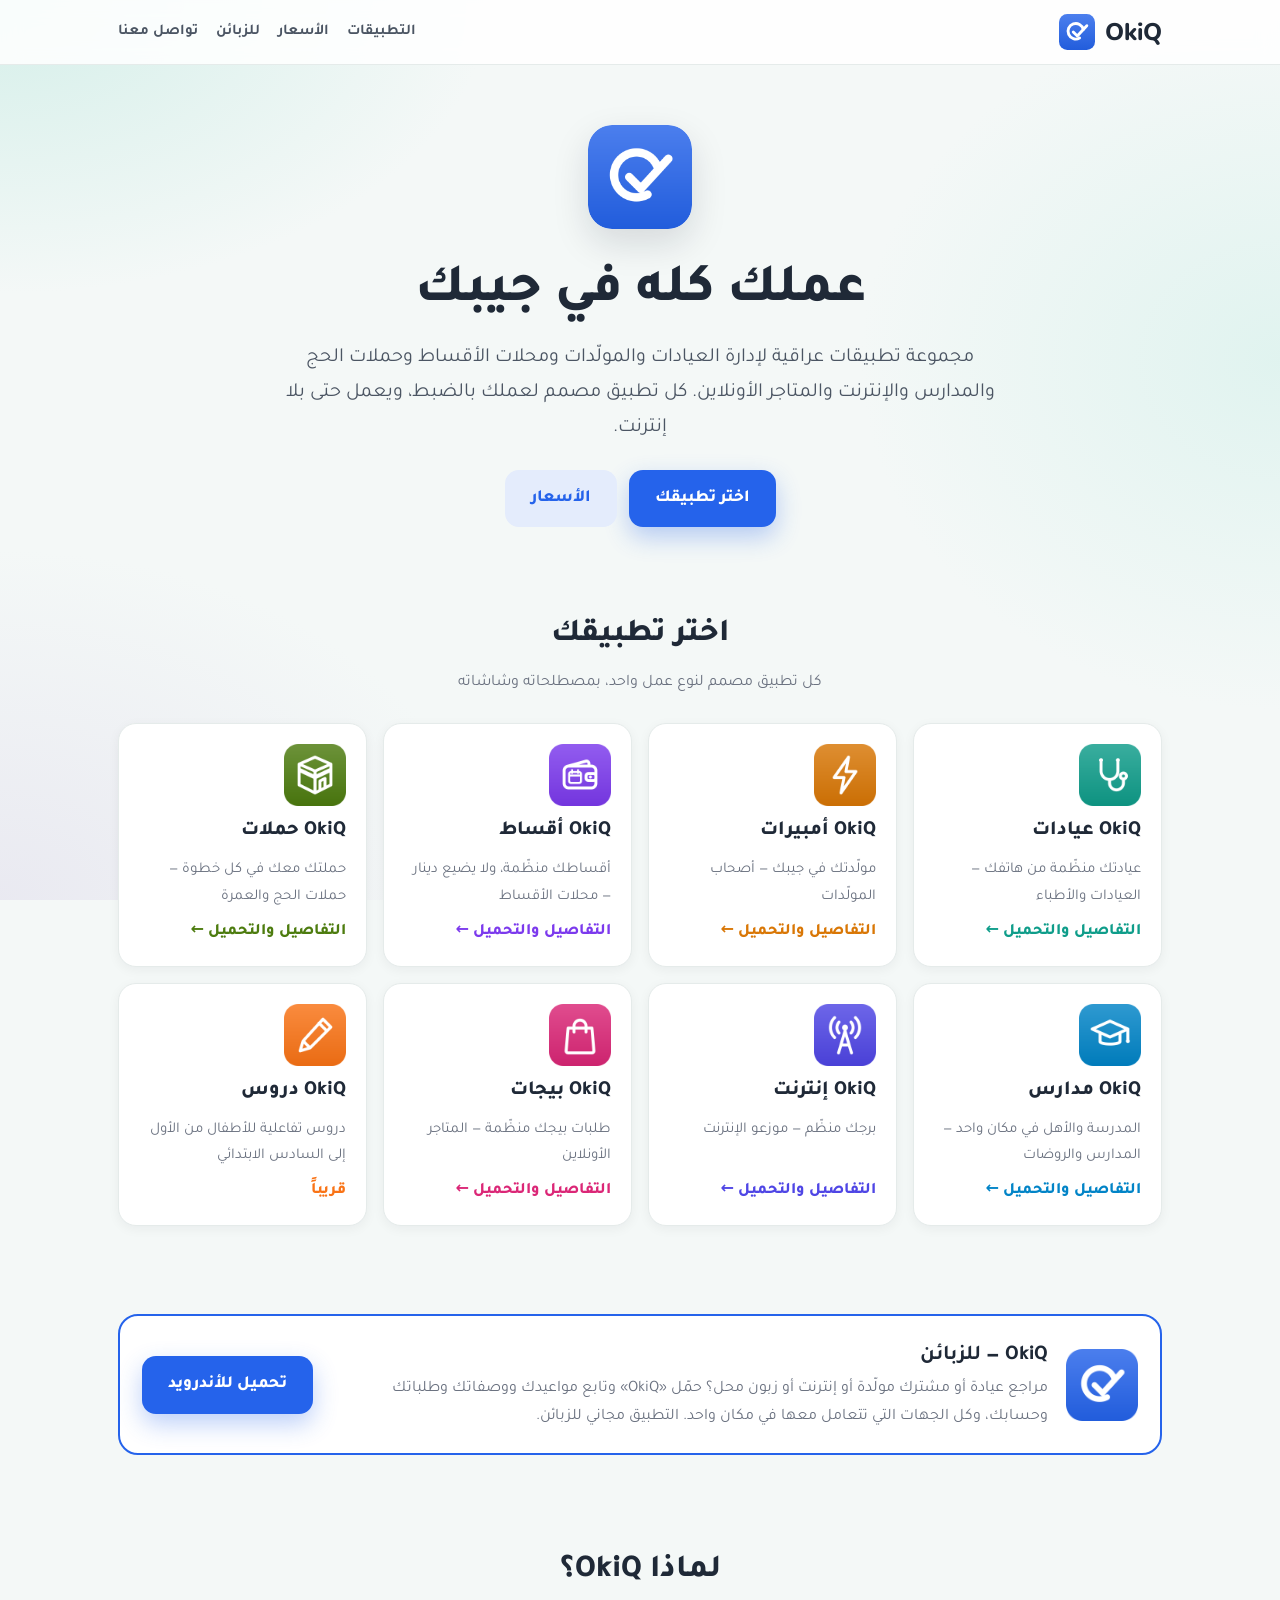
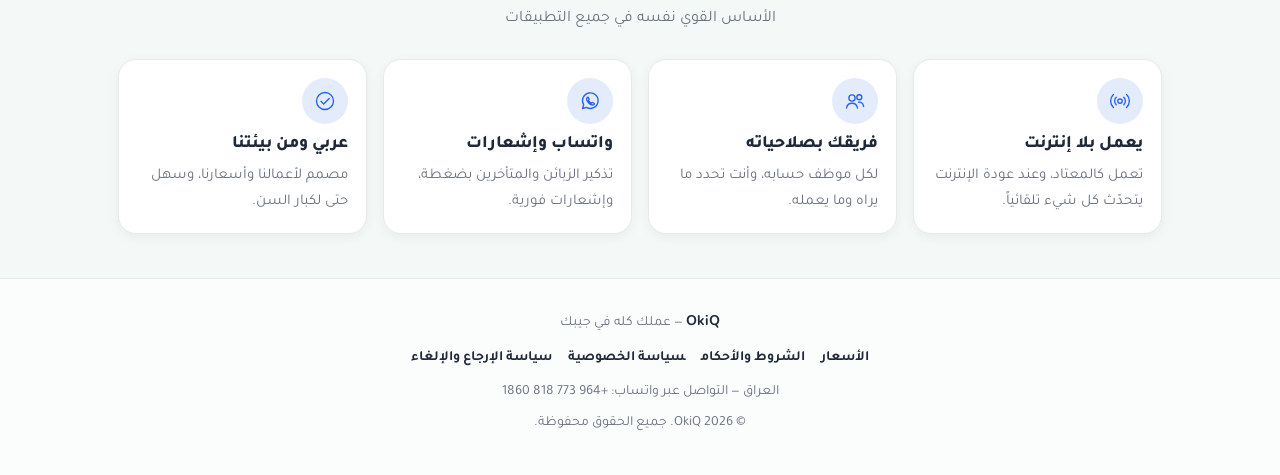
<file: index.html>
<!doctype html>
<html lang="ar" dir="rtl"><head><meta charset="utf-8">
<meta name="viewport" content="width=device-width, initial-scale=1">
<title>OkiQ — عملك كله في جيبك</title>
<meta name="description" content="تطبيقات عربية لإدارة العيادات والمولّدات ومحلات الأقساط وحملات الحج والمدارس والإنترنت والمتاجر الأونلاين.">
<meta property="og:title" content="OkiQ — عملك كله في جيبك"><meta property="og:description" content="تطبيقات عربية لإدارة العيادات والمولّدات ومحلات الأقساط وحملات الحج والمدارس والإنترنت والمتاجر الأونلاين."><meta property="og:image" content="img/main.png">
<link rel="icon" href="img/main.png">
<link rel="preconnect" href="https://fonts.googleapis.com"><link rel="preconnect" href="https://fonts.gstatic.com" crossorigin>
<link href="https://fonts.googleapis.com/css2?family=Tajawal:wght@500;700;800&family=Nunito:wght@800&display=swap" rel="stylesheet">
<link rel="stylesheet" href="site.css">
</head><body style="--ac:#2563EB;--acsoft:#E4ECFC">
<header><div class="wrap"><a class="brand" href="index.html"><img src="img/logo.svg" alt="">OkiQ</a>
<nav><a href="index.html#apps">التطبيقات</a><a href="pricing.html">الأسعار</a><a class="hide" href="index.html#customers">للزبائن</a><a href="https://wa.me/9647738181860">تواصل معنا</a></nav></div></header>
<main>
<section class="hero"><div class="wrap">
<img class="icon" src="img/main.png" alt="OkiQ">
<h1>عملك كله في جيبك</h1>
<p>مجموعة تطبيقات عراقية لإدارة العيادات والمولّدات ومحلات الأقساط وحملات الحج والمدارس والإنترنت والمتاجر الأونلاين. كل تطبيق مصمم لعملك بالضبط، ويعمل حتى بلا إنترنت.</p>
<div class="dl"><a class="btn main" href="#apps">اختر تطبيقك</a><a class="btn ghost" href="pricing.html">الأسعار</a></div>
</div></section>
<section id="apps"><div class="wrap"><h2>اختر تطبيقك</h2><p class="lead">كل تطبيق مصمم لنوع عمل واحد، بمصطلحاته وشاشاته</p><div class="grid"><a class="face" href="clinic.html"><img src="img/clinic.png" alt=""><b>OkiQ عيادات</b><span>عيادتك منظّمة من هاتفك — العيادات والأطباء</span><em style="color:#0F9D8A">التفاصيل والتحميل ←</em></a><a class="face" href="generator.html"><img src="img/generator.png" alt=""><b>OkiQ أمبيرات</b><span>مولّدتك في جيبك — أصحاب المولّدات</span><em style="color:#D97706">التفاصيل والتحميل ←</em></a><a class="face" href="installments.html"><img src="img/installments.png" alt=""><b>OkiQ أقساط</b><span>أقساطك منظّمة، ولا يضيع دينار — محلات الأقساط</span><em style="color:#7C3AED">التفاصيل والتحميل ←</em></a><a class="face" href="hajj.html"><img src="img/hajj.png" alt=""><b>OkiQ حملات</b><span>حملتك معك في كل خطوة — حملات الحج والعمرة</span><em style="color:#4D7C0F">التفاصيل والتحميل ←</em></a><a class="face" href="school.html"><img src="img/school.png" alt=""><b>OkiQ مدارس</b><span>المدرسة والأهل في مكان واحد — المدارس والروضات</span><em style="color:#0284C7">التفاصيل والتحميل ←</em></a><a class="face" href="internet.html"><img src="img/internet.png" alt=""><b>OkiQ إنترنت</b><span>برجك منظّم — موزعو الإنترنت</span><em style="color:#4F46E5">التفاصيل والتحميل ←</em></a><a class="face" href="orders.html"><img src="img/orders.png" alt=""><b>OkiQ بيجات</b><span>طلبات بيجك منظّمة — المتاجر الأونلاين</span><em style="color:#DB2777">التفاصيل والتحميل ←</em></a><div class="face"><img src="img/muallimi.png" alt=""><b>OkiQ دروس</b><span>دروس تفاعلية للأطفال من الأول إلى السادس الابتدائي</span><em style="color:#F97316">قريباً</em></div></div></div></section>
<section id="customers"><div class="wrap">
<div class="cust"><img src="img/main.png" alt=""><div><b style="font-size:21px">OkiQ — للزبائن</b><p style="color:var(--muted)">مراجع عيادة أو مشترك مولّدة أو إنترنت أو زبون محل؟ حمّل «OkiQ» وتابع مواعيدك ووصفاتك وطلباتك وحسابك، وكل الجهات التي تتعامل معها في مكان واحد. التطبيق مجاني للزبائن.</p></div>
<a class="btn main" data-apk="main" href="#">تحميل للأندرويد</a></div>
</div></section>
<section><div class="wrap"><h2>لماذا OkiQ؟</h2><p class="lead">الأساس القوي نفسه في جميع التطبيقات</p><div class="grid"><div class="feat"><div class="e"><svg width="24" height="24" xmlns="http://www.w3.org/2000/svg" width="96" height="96" viewBox="0 0 24 24" fill="none" stroke="currentColor" stroke-width="1.35" stroke-linecap="round" stroke-linejoin="round"><circle cx="12" cy="12" r="2.2"/><path d="M8.2 8.2a5.4 5.4 0 0 0 0 7.6M15.8 8.2a5.4 5.4 0 0 1 0 7.6M5.4 5.4a9.3 9.3 0 0 0 0 13.2M18.6 5.4a9.3 9.3 0 0 1 0 13.2"/></svg></div><b>يعمل بلا إنترنت</b><p>تعمل كالمعتاد، وعند عودة الإنترنت يتحدّث كل شيء تلقائياً.</p></div><div class="feat"><div class="e"><svg width="24" height="24" xmlns="http://www.w3.org/2000/svg" width="96" height="96" viewBox="0 0 24 24" fill="none" stroke="currentColor" stroke-width="1.35" stroke-linecap="round" stroke-linejoin="round"><circle cx="9" cy="9" r="3.1"/><path d="M3.5 19c.6-3.2 2.8-4.8 5.5-4.8s4.9 1.6 5.5 4.8"/><circle cx="16.3" cy="8.2" r="2.5"/><path d="M15.6 13.2c2.6-.3 4.5 1.1 5 4.3"/></svg></div><b>فريقك بصلاحياته</b><p>لكل موظف حسابه، وأنت تحدد ما يراه وما يعمله.</p></div><div class="feat"><div class="e"><svg width="24" height="24" xmlns="http://www.w3.org/2000/svg" width="96" height="96" viewBox="0 0 24 24" fill="none" stroke="currentColor" stroke-width="1.35" stroke-linecap="round" stroke-linejoin="round"><path d="M4.5 19.5l1.2-3.7A7.8 7.8 0 1 1 8.4 18.4z"/><path d="M9.3 8.5c.3-.5.8-.5 1-.1l.8 1.7c.1.3 0 .6-.3.9l-.4.4c.6 1.2 1.6 2.2 2.8 2.8l.4-.4c.3-.3.6-.4.9-.3l1.7.8c.4.2.4.7-.1 1-1.3 1.1-3.5.6-5.4-1.3S8.2 9.8 9.3 8.5z"/></svg></div><b>واتساب وإشعارات</b><p>تذكير الزبائن والمتأخرين بضغطة، وإشعارات فورية.</p></div><div class="feat"><div class="e"><svg width="24" height="24" xmlns="http://www.w3.org/2000/svg" width="96" height="96" viewBox="0 0 24 24" fill="none" stroke="currentColor" stroke-width="1.35" stroke-linecap="round" stroke-linejoin="round"><circle cx="12" cy="12" r="8.5"/><path d="M8 12.3l2.7 2.7L16.2 9.5"/></svg></div><b>عربي ومن بيئتنا</b><p>مصمم لأعمالنا وأسعارنا، وسهل حتى لكبار السن.</p></div></div></div></section>
</main><footer><div class="wrap">
<p><b style="font-family:Nunito,sans-serif;color:var(--ink)">OkiQ</b> — عملك كله في جيبك</p>
<p class="links"><a href="pricing.html">الأسعار</a><a href="terms.html">الشروط والأحكام</a><a href="privacy.html">سياسة الخصوصية</a><a href="refund.html">سياسة الإرجاع والإلغاء</a></p>
<p>العراق — التواصل عبر واتساب: +964 773 818 1860</p>
<p style="margin-top:6px">© 2026 OkiQ. جميع الحقوق محفوظة.</p>
</div></footer>
<script src="site.js"></script>
</body></html>
</file>
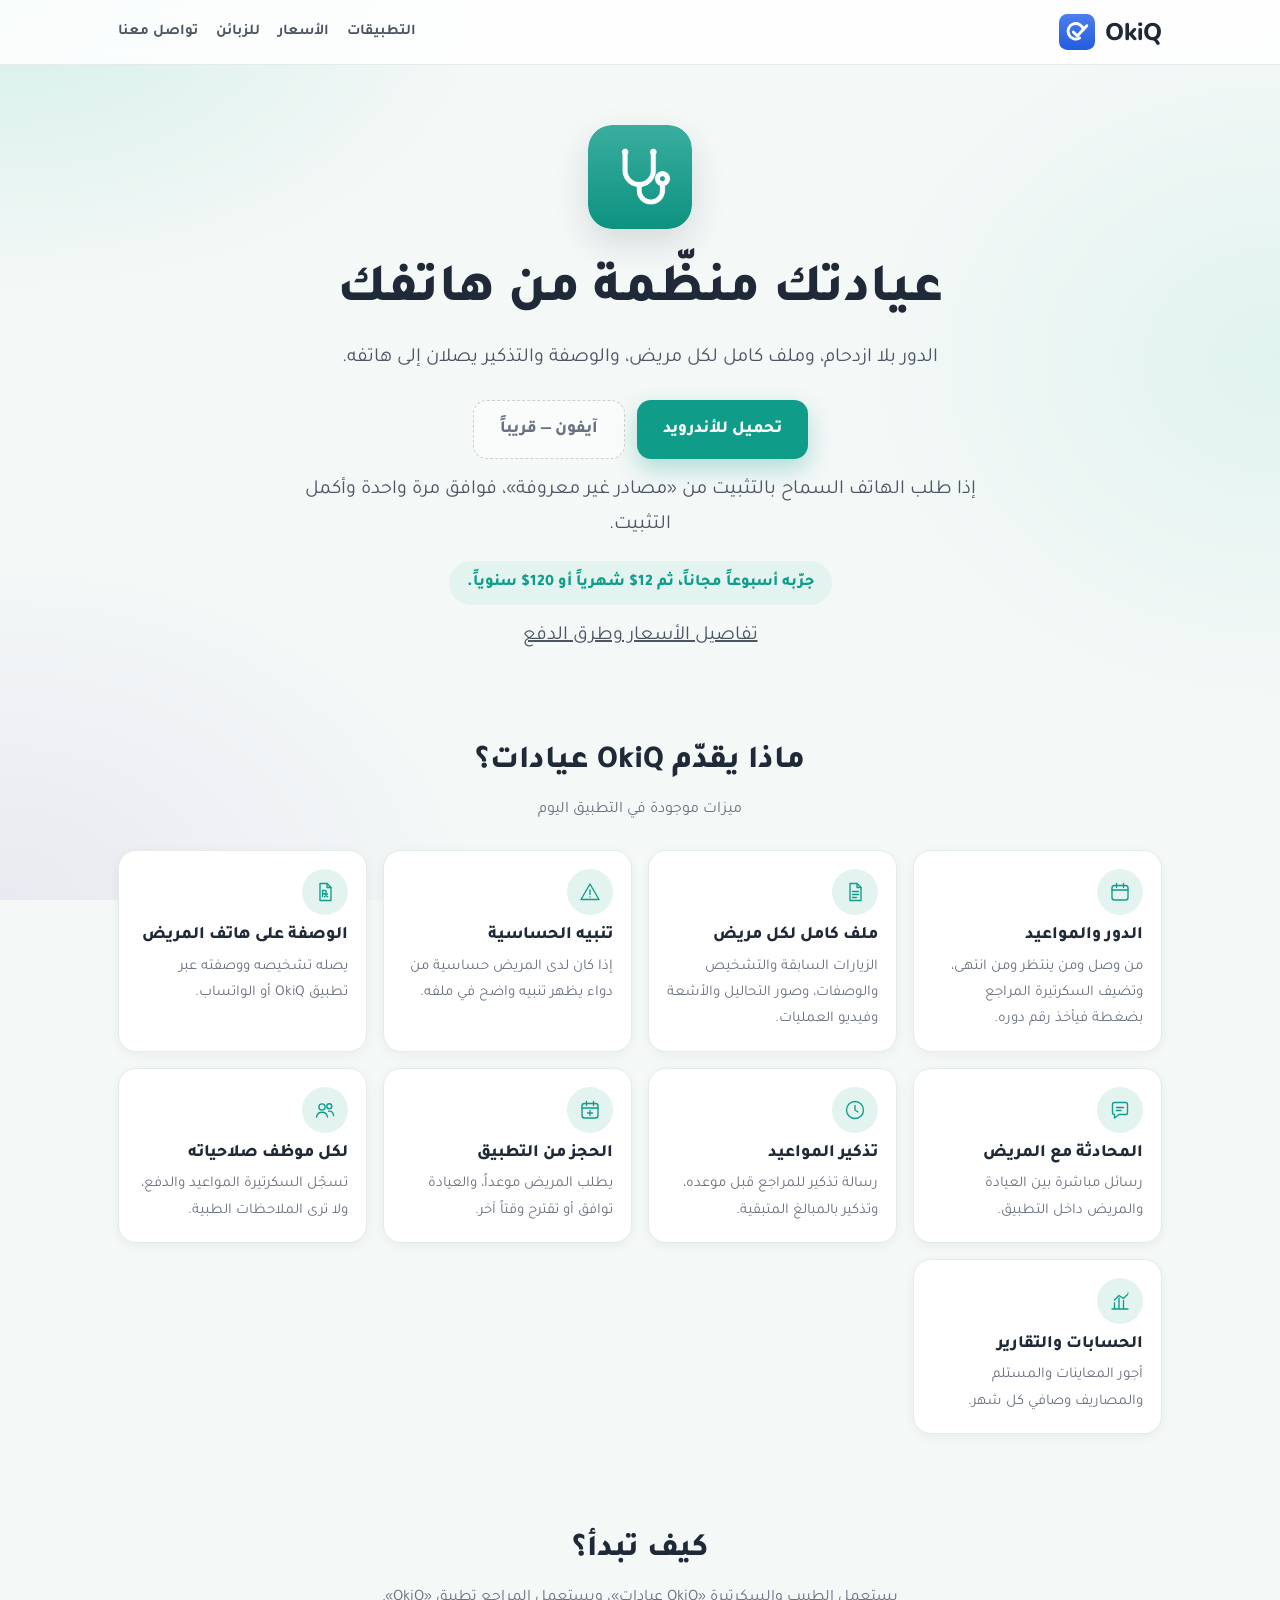
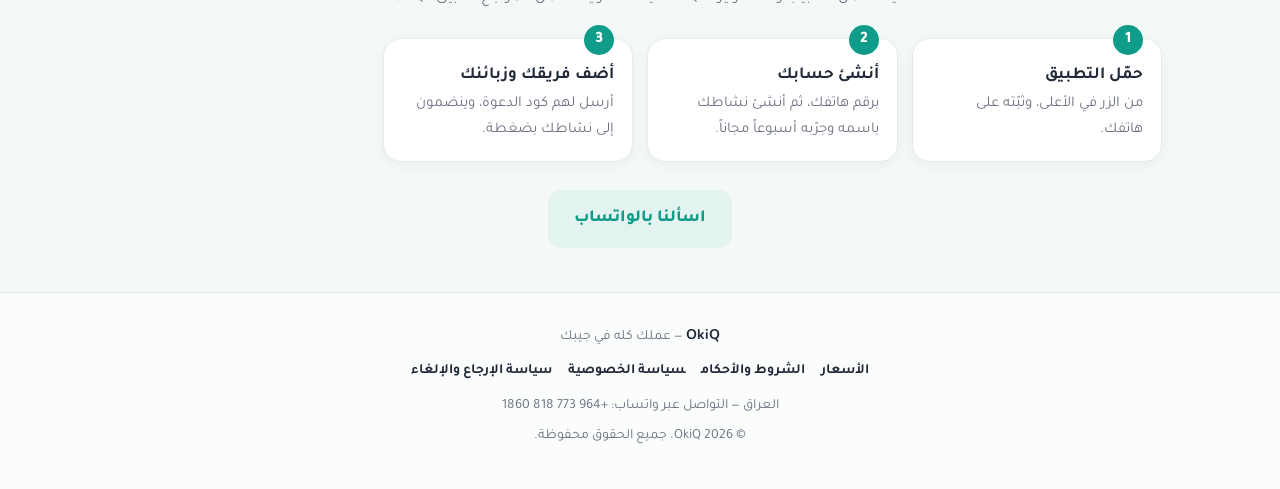
<file: clinic.html>
<!doctype html>
<html lang="ar" dir="rtl"><head><meta charset="utf-8">
<meta name="viewport" content="width=device-width, initial-scale=1">
<title>OkiQ عيادات — عيادتك منظّمة من هاتفك</title>
<meta name="description" content="الدور بلا ازدحام، وملف كامل لكل مريض، والوصفة والتذكير يصلان إلى هاتفه.">
<meta property="og:title" content="OkiQ عيادات — عيادتك منظّمة من هاتفك"><meta property="og:description" content="الدور بلا ازدحام، وملف كامل لكل مريض، والوصفة والتذكير يصلان إلى هاتفه."><meta property="og:image" content="img/clinic.png">
<link rel="icon" href="img/clinic.png">
<link rel="preconnect" href="https://fonts.googleapis.com"><link rel="preconnect" href="https://fonts.gstatic.com" crossorigin>
<link href="https://fonts.googleapis.com/css2?family=Tajawal:wght@500;700;800&family=Nunito:wght@800&display=swap" rel="stylesheet">
<link rel="stylesheet" href="site.css">
</head><body style="--ac:#0F9D8A;--acsoft:#E2F3F0">
<header><div class="wrap"><a class="brand" href="index.html"><img src="img/logo.svg" alt="">OkiQ</a>
<nav><a href="index.html#apps">التطبيقات</a><a href="pricing.html">الأسعار</a><a class="hide" href="index.html#customers">للزبائن</a><a href="https://wa.me/9647738181860">تواصل معنا</a></nav></div></header>
<main>
<section class="hero"><div class="wrap">
<img class="icon" src="img/clinic.png" alt="OkiQ عيادات">
<h1>عيادتك منظّمة من هاتفك</h1>
<p>الدور بلا ازدحام، وملف كامل لكل مريض، والوصفة والتذكير يصلان إلى هاتفه.</p>
<div class="dl">
<a class="btn main" data-apk="clinic" href="#">تحميل للأندرويد</a>
<span class="btn soon">آيفون — قريباً</span>
</div>
<p class="note">إذا طلب الهاتف السماح بالتثبيت من «مصادر غير معروفة»، فوافق مرة واحدة وأكمل التثبيت.</p>
<span class="pill" data-price="clinic">جرّبه أسبوعاً مجاناً، ثم 12$ شهرياً أو 120$ سنوياً.</span>
<p class="note"><a href="pricing.html">تفاصيل الأسعار وطرق الدفع</a></p>
</div></section>
<section><div class="wrap"><h2>ماذا يقدّم OkiQ عيادات؟</h2><p class="lead">ميزات موجودة في التطبيق اليوم</p><div class="grid"><div class="feat"><div class="e"><svg width="24" height="24" xmlns="http://www.w3.org/2000/svg" width="96" height="96" viewBox="0 0 24 24" fill="none" stroke="currentColor" stroke-width="1.35" stroke-linecap="round" stroke-linejoin="round"><rect x="4" y="5.5" width="16" height="14.5" rx="2.5"/><path d="M4 10h16M8.5 3.5v4M15.5 3.5v4"/></svg></div><b>الدور والمواعيد</b><p>من وصل ومن ينتظر ومن انتهى، وتضيف السكرتيرة المراجع بضغطة فيأخذ رقم دوره.</p></div><div class="feat"><div class="e"><svg width="24" height="24" xmlns="http://www.w3.org/2000/svg" width="96" height="96" viewBox="0 0 24 24" fill="none" stroke="currentColor" stroke-width="1.35" stroke-linecap="round" stroke-linejoin="round"><path d="M7 3.5h7l4 4v13H7z"/><path d="M14 3.5v4h4M9.5 11.5h6M9.5 14.5h6M9.5 17.5h4"/></svg></div><b>ملف كامل لكل مريض</b><p>الزيارات السابقة والتشخيص والوصفات، وصور التحاليل والأشعة وفيديو العمليات.</p></div><div class="feat"><div class="e"><svg width="24" height="24" xmlns="http://www.w3.org/2000/svg" width="96" height="96" viewBox="0 0 24 24" fill="none" stroke="currentColor" stroke-width="1.35" stroke-linecap="round" stroke-linejoin="round"><path d="M12 4L21 19.5H3z"/><path d="M12 10v4.5M12 17h.01"/></svg></div><b>تنبيه الحساسية</b><p>إذا كان لدى المريض حساسية من دواء يظهر تنبيه واضح في ملفه.</p></div><div class="feat"><div class="e"><svg width="24" height="24" xmlns="http://www.w3.org/2000/svg" width="96" height="96" viewBox="0 0 24 24" fill="none" stroke="currentColor" stroke-width="1.35" stroke-linecap="round" stroke-linejoin="round"><path d="M7 3.5h7l4 4v13H7z"/><path d="M14 3.5v4h4"/><path d="M9.5 10.5v6M9.5 10.5h2.2a1.6 1.6 0 0 1 0 3.2H9.5M11.5 13.7l3 3M14.5 13.7l-3 3"/></svg></div><b>الوصفة على هاتف المريض</b><p>يصله تشخيصه ووصفته عبر تطبيق OkiQ أو الواتساب.</p></div><div class="feat"><div class="e"><svg width="24" height="24" xmlns="http://www.w3.org/2000/svg" width="96" height="96" viewBox="0 0 24 24" fill="none" stroke="currentColor" stroke-width="1.35" stroke-linecap="round" stroke-linejoin="round"><path d="M4.5 6.5a2 2 0 0 1 2-2h11a2 2 0 0 1 2 2v8a2 2 0 0 1-2 2H11l-4.5 3.5v-3.5h0a2 2 0 0 1-2-2z"/><path d="M8.5 9.5h7M8.5 12.5h4.5"/></svg></div><b>المحادثة مع المريض</b><p>رسائل مباشرة بين العيادة والمريض داخل التطبيق.</p></div><div class="feat"><div class="e"><svg width="24" height="24" xmlns="http://www.w3.org/2000/svg" width="96" height="96" viewBox="0 0 24 24" fill="none" stroke="currentColor" stroke-width="1.35" stroke-linecap="round" stroke-linejoin="round"><circle cx="12" cy="12" r="8.5"/><path d="M12 7.5V12l3 2"/></svg></div><b>تذكير المواعيد</b><p>رسالة تذكير للمراجع قبل موعده، وتذكير بالمبالغ المتبقية.</p></div><div class="feat"><div class="e"><svg width="24" height="24" xmlns="http://www.w3.org/2000/svg" width="96" height="96" viewBox="0 0 24 24" fill="none" stroke="currentColor" stroke-width="1.35" stroke-linecap="round" stroke-linejoin="round"><rect x="4" y="5.5" width="16" height="14.5" rx="2.5"/><path d="M4 10h16M8.5 3.5v4M15.5 3.5v4M12 12.5v5M9.5 15h5"/></svg></div><b>الحجز من التطبيق</b><p>يطلب المريض موعداً، والعيادة توافق أو تقترح وقتاً آخر.</p></div><div class="feat"><div class="e"><svg width="24" height="24" xmlns="http://www.w3.org/2000/svg" width="96" height="96" viewBox="0 0 24 24" fill="none" stroke="currentColor" stroke-width="1.35" stroke-linecap="round" stroke-linejoin="round"><circle cx="9" cy="9" r="3.1"/><path d="M3.5 19c.6-3.2 2.8-4.8 5.5-4.8s4.9 1.6 5.5 4.8"/><circle cx="16.3" cy="8.2" r="2.5"/><path d="M15.6 13.2c2.6-.3 4.5 1.1 5 4.3"/></svg></div><b>لكل موظف صلاحياته</b><p>تسجّل السكرتيرة المواعيد والدفع، ولا ترى الملاحظات الطبية.</p></div><div class="feat"><div class="e"><svg width="24" height="24" xmlns="http://www.w3.org/2000/svg" width="96" height="96" viewBox="0 0 24 24" fill="none" stroke="currentColor" stroke-width="1.35" stroke-linecap="round" stroke-linejoin="round"><path d="M4 20h16M6.5 20v-6M11 20V9M15.5 20v-8.5M20 4v.01"/><path d="M6.5 11l4.5-4.5 4.5 3 4-4"/></svg></div><b>الحسابات والتقارير</b><p>أجور المعاينات والمستلم والمصاريف وصافي كل شهر.</p></div></div></div></section>
<section><div class="wrap"><h2>كيف تبدأ؟</h2><p class="lead">يستعمل الطبيب والسكرتيرة «OkiQ عيادات»، ويستعمل المراجع تطبيق «OkiQ».</p><div class="steps">
<div class="step"><b>حمّل التطبيق</b><p>من الزر في الأعلى، وثبّته على هاتفك.</p></div>
<div class="step"><b>أنشئ حسابك</b><p>برقم هاتفك، ثم أنشئ نشاطك باسمه وجرّبه أسبوعاً مجاناً.</p></div>
<div class="step"><b>أضف فريقك وزبائنك</b><p>أرسل لهم كود الدعوة، وينضمون إلى نشاطك بضغطة.</p></div>
</div>
<div class="dl" style="margin-top:28px"><a class="btn ghost" href="https://wa.me/9647738181860?text=السلام عليكم، أودّ معرفة المزيد عن OkiQ عيادات">اسألنا بالواتساب</a></div>
</div></section>
</main><footer><div class="wrap">
<p><b style="font-family:Nunito,sans-serif;color:var(--ink)">OkiQ</b> — عملك كله في جيبك</p>
<p class="links"><a href="pricing.html">الأسعار</a><a href="terms.html">الشروط والأحكام</a><a href="privacy.html">سياسة الخصوصية</a><a href="refund.html">سياسة الإرجاع والإلغاء</a></p>
<p>العراق — التواصل عبر واتساب: +964 773 818 1860</p>
<p style="margin-top:6px">© 2026 OkiQ. جميع الحقوق محفوظة.</p>
</div></footer>
<script src="site.js"></script>
</body></html>
</file>
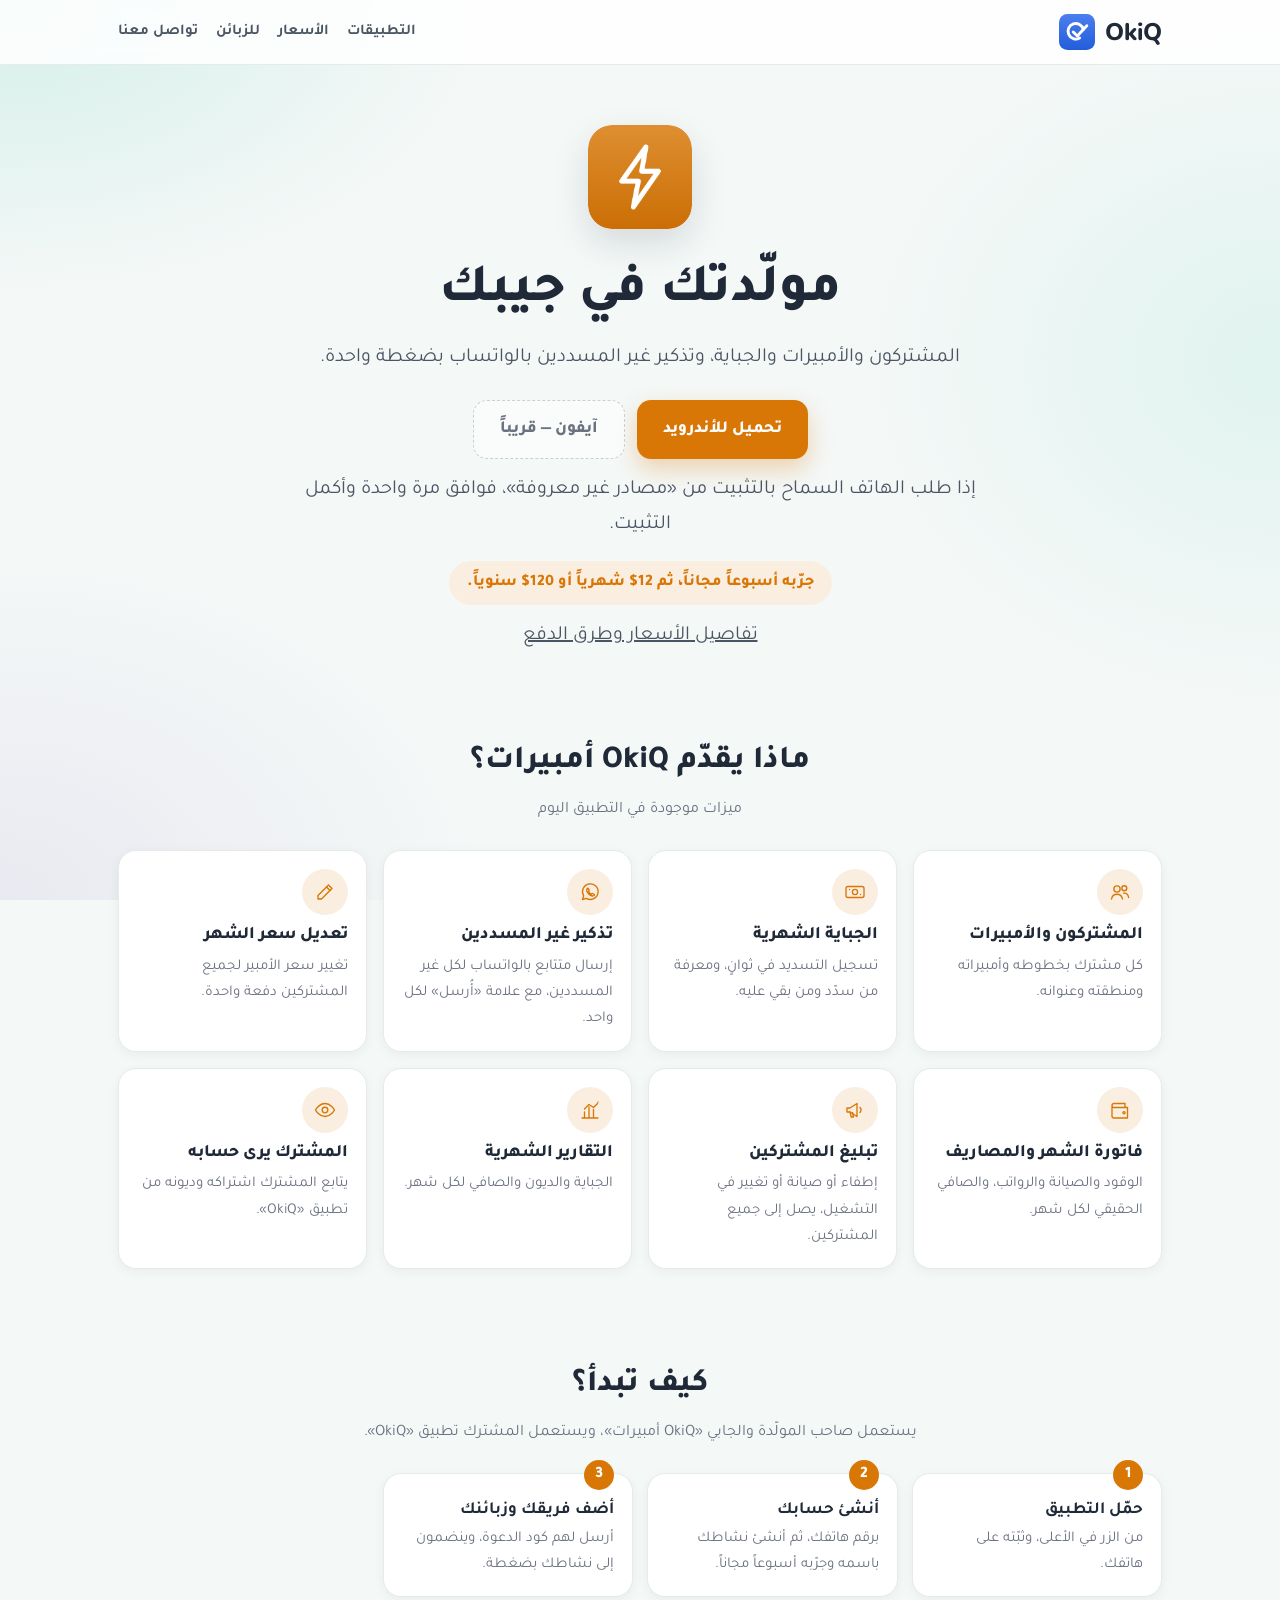
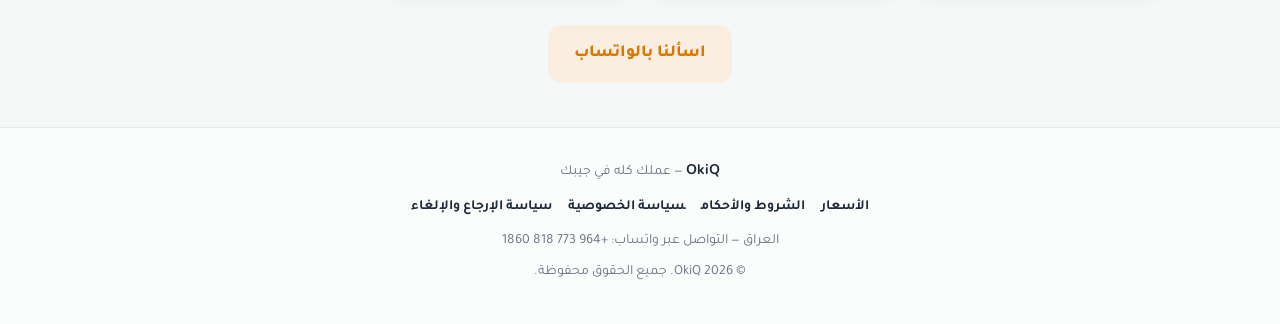
<file: generator.html>
<!doctype html>
<html lang="ar" dir="rtl"><head><meta charset="utf-8">
<meta name="viewport" content="width=device-width, initial-scale=1">
<title>OkiQ أمبيرات — مولّدتك في جيبك</title>
<meta name="description" content="المشتركون والأمبيرات والجباية، وتذكير غير المسددين بالواتساب بضغطة واحدة.">
<meta property="og:title" content="OkiQ أمبيرات — مولّدتك في جيبك"><meta property="og:description" content="المشتركون والأمبيرات والجباية، وتذكير غير المسددين بالواتساب بضغطة واحدة."><meta property="og:image" content="img/generator.png">
<link rel="icon" href="img/generator.png">
<link rel="preconnect" href="https://fonts.googleapis.com"><link rel="preconnect" href="https://fonts.gstatic.com" crossorigin>
<link href="https://fonts.googleapis.com/css2?family=Tajawal:wght@500;700;800&family=Nunito:wght@800&display=swap" rel="stylesheet">
<link rel="stylesheet" href="site.css">
</head><body style="--ac:#D97706;--acsoft:#FAEEE1">
<header><div class="wrap"><a class="brand" href="index.html"><img src="img/logo.svg" alt="">OkiQ</a>
<nav><a href="index.html#apps">التطبيقات</a><a href="pricing.html">الأسعار</a><a class="hide" href="index.html#customers">للزبائن</a><a href="https://wa.me/9647738181860">تواصل معنا</a></nav></div></header>
<main>
<section class="hero"><div class="wrap">
<img class="icon" src="img/generator.png" alt="OkiQ أمبيرات">
<h1>مولّدتك في جيبك</h1>
<p>المشتركون والأمبيرات والجباية، وتذكير غير المسددين بالواتساب بضغطة واحدة.</p>
<div class="dl">
<a class="btn main" data-apk="generator" href="#">تحميل للأندرويد</a>
<span class="btn soon">آيفون — قريباً</span>
</div>
<p class="note">إذا طلب الهاتف السماح بالتثبيت من «مصادر غير معروفة»، فوافق مرة واحدة وأكمل التثبيت.</p>
<span class="pill" data-price="generator">جرّبه أسبوعاً مجاناً، ثم 12$ شهرياً أو 120$ سنوياً.</span>
<p class="note"><a href="pricing.html">تفاصيل الأسعار وطرق الدفع</a></p>
</div></section>
<section><div class="wrap"><h2>ماذا يقدّم OkiQ أمبيرات؟</h2><p class="lead">ميزات موجودة في التطبيق اليوم</p><div class="grid"><div class="feat"><div class="e"><svg width="24" height="24" xmlns="http://www.w3.org/2000/svg" width="96" height="96" viewBox="0 0 24 24" fill="none" stroke="currentColor" stroke-width="1.35" stroke-linecap="round" stroke-linejoin="round"><circle cx="9" cy="9" r="3.1"/><path d="M3.5 19c.6-3.2 2.8-4.8 5.5-4.8s4.9 1.6 5.5 4.8"/><circle cx="16.3" cy="8.2" r="2.5"/><path d="M15.6 13.2c2.6-.3 4.5 1.1 5 4.3"/></svg></div><b>المشتركون والأمبيرات</b><p>كل مشترك بخطوطه وأمبيراته ومنطقته وعنوانه.</p></div><div class="feat"><div class="e"><svg width="24" height="24" xmlns="http://www.w3.org/2000/svg" width="96" height="96" viewBox="0 0 24 24" fill="none" stroke="currentColor" stroke-width="1.35" stroke-linecap="round" stroke-linejoin="round"><rect x="3" y="6.5" width="18" height="11" rx="2"/><circle cx="12" cy="12" r="2.6"/><path d="M6.5 9.5v.01M17.5 14.5v.01"/></svg></div><b>الجباية الشهرية</b><p>تسجيل التسديد في ثوانٍ، ومعرفة من سدّد ومن بقي عليه.</p></div><div class="feat"><div class="e"><svg width="24" height="24" xmlns="http://www.w3.org/2000/svg" width="96" height="96" viewBox="0 0 24 24" fill="none" stroke="currentColor" stroke-width="1.35" stroke-linecap="round" stroke-linejoin="round"><path d="M4.5 19.5l1.2-3.7A7.8 7.8 0 1 1 8.4 18.4z"/><path d="M9.3 8.5c.3-.5.8-.5 1-.1l.8 1.7c.1.3 0 .6-.3.9l-.4.4c.6 1.2 1.6 2.2 2.8 2.8l.4-.4c.3-.3.6-.4.9-.3l1.7.8c.4.2.4.7-.1 1-1.3 1.1-3.5.6-5.4-1.3S8.2 9.8 9.3 8.5z"/></svg></div><b>تذكير غير المسددين</b><p>إرسال متتابع بالواتساب لكل غير المسددين، مع علامة «أُرسل» لكل واحد.</p></div><div class="feat"><div class="e"><svg width="24" height="24" xmlns="http://www.w3.org/2000/svg" width="96" height="96" viewBox="0 0 24 24" fill="none" stroke="currentColor" stroke-width="1.35" stroke-linecap="round" stroke-linejoin="round"><path d="M15.5 5l3.5 3.5L8.5 19H5v-3.5z"/><path d="M13.5 7l3.5 3.5"/></svg></div><b>تعديل سعر الشهر</b><p>تغيير سعر الأمبير لجميع المشتركين دفعة واحدة.</p></div><div class="feat"><div class="e"><svg width="24" height="24" xmlns="http://www.w3.org/2000/svg" width="96" height="96" viewBox="0 0 24 24" fill="none" stroke="currentColor" stroke-width="1.35" stroke-linecap="round" stroke-linejoin="round"><path d="M4 7.5V18a2 2 0 0 0 2 2h13.5V9.5H6A2 2 0 0 1 4 7.5zm0 0A2 2 0 0 1 6 5.5h11v4"/><circle cx="16" cy="14.7" r="1.1"/></svg></div><b>فاتورة الشهر والمصاريف</b><p>الوقود والصيانة والرواتب، والصافي الحقيقي لكل شهر.</p></div><div class="feat"><div class="e"><svg width="24" height="24" xmlns="http://www.w3.org/2000/svg" width="96" height="96" viewBox="0 0 24 24" fill="none" stroke="currentColor" stroke-width="1.35" stroke-linecap="round" stroke-linejoin="round"><path d="M4 10v4h3l7 4.5V5.5L7 10z"/><path d="M7 14l1.2 5h2.3L9.6 14.6M17 9.5a3.5 3.5 0 0 1 0 5"/></svg></div><b>تبليغ المشتركين</b><p>إطفاء أو صيانة أو تغيير في التشغيل، يصل إلى جميع المشتركين.</p></div><div class="feat"><div class="e"><svg width="24" height="24" xmlns="http://www.w3.org/2000/svg" width="96" height="96" viewBox="0 0 24 24" fill="none" stroke="currentColor" stroke-width="1.35" stroke-linecap="round" stroke-linejoin="round"><path d="M4 20h16M6.5 20v-6M11 20V9M15.5 20v-8.5M20 4v.01"/><path d="M6.5 11l4.5-4.5 4.5 3 4-4"/></svg></div><b>التقارير الشهرية</b><p>الجباية والديون والصافي لكل شهر.</p></div><div class="feat"><div class="e"><svg width="24" height="24" xmlns="http://www.w3.org/2000/svg" width="96" height="96" viewBox="0 0 24 24" fill="none" stroke="currentColor" stroke-width="1.35" stroke-linecap="round" stroke-linejoin="round"><path d="M2.5 12S6 5.5 12 5.5 21.5 12 21.5 12 18 18.5 12 18.5 2.5 12 2.5 12z"/><circle cx="12" cy="12" r="2.8"/></svg></div><b>المشترك يرى حسابه</b><p>يتابع المشترك اشتراكه وديونه من تطبيق «OkiQ».</p></div></div></div></section>
<section><div class="wrap"><h2>كيف تبدأ؟</h2><p class="lead">يستعمل صاحب المولّدة والجابي «OkiQ أمبيرات»، ويستعمل المشترك تطبيق «OkiQ».</p><div class="steps">
<div class="step"><b>حمّل التطبيق</b><p>من الزر في الأعلى، وثبّته على هاتفك.</p></div>
<div class="step"><b>أنشئ حسابك</b><p>برقم هاتفك، ثم أنشئ نشاطك باسمه وجرّبه أسبوعاً مجاناً.</p></div>
<div class="step"><b>أضف فريقك وزبائنك</b><p>أرسل لهم كود الدعوة، وينضمون إلى نشاطك بضغطة.</p></div>
</div>
<div class="dl" style="margin-top:28px"><a class="btn ghost" href="https://wa.me/9647738181860?text=السلام عليكم، أودّ معرفة المزيد عن OkiQ أمبيرات">اسألنا بالواتساب</a></div>
</div></section>
</main><footer><div class="wrap">
<p><b style="font-family:Nunito,sans-serif;color:var(--ink)">OkiQ</b> — عملك كله في جيبك</p>
<p class="links"><a href="pricing.html">الأسعار</a><a href="terms.html">الشروط والأحكام</a><a href="privacy.html">سياسة الخصوصية</a><a href="refund.html">سياسة الإرجاع والإلغاء</a></p>
<p>العراق — التواصل عبر واتساب: +964 773 818 1860</p>
<p style="margin-top:6px">© 2026 OkiQ. جميع الحقوق محفوظة.</p>
</div></footer>
<script src="site.js"></script>
</body></html>
</file>
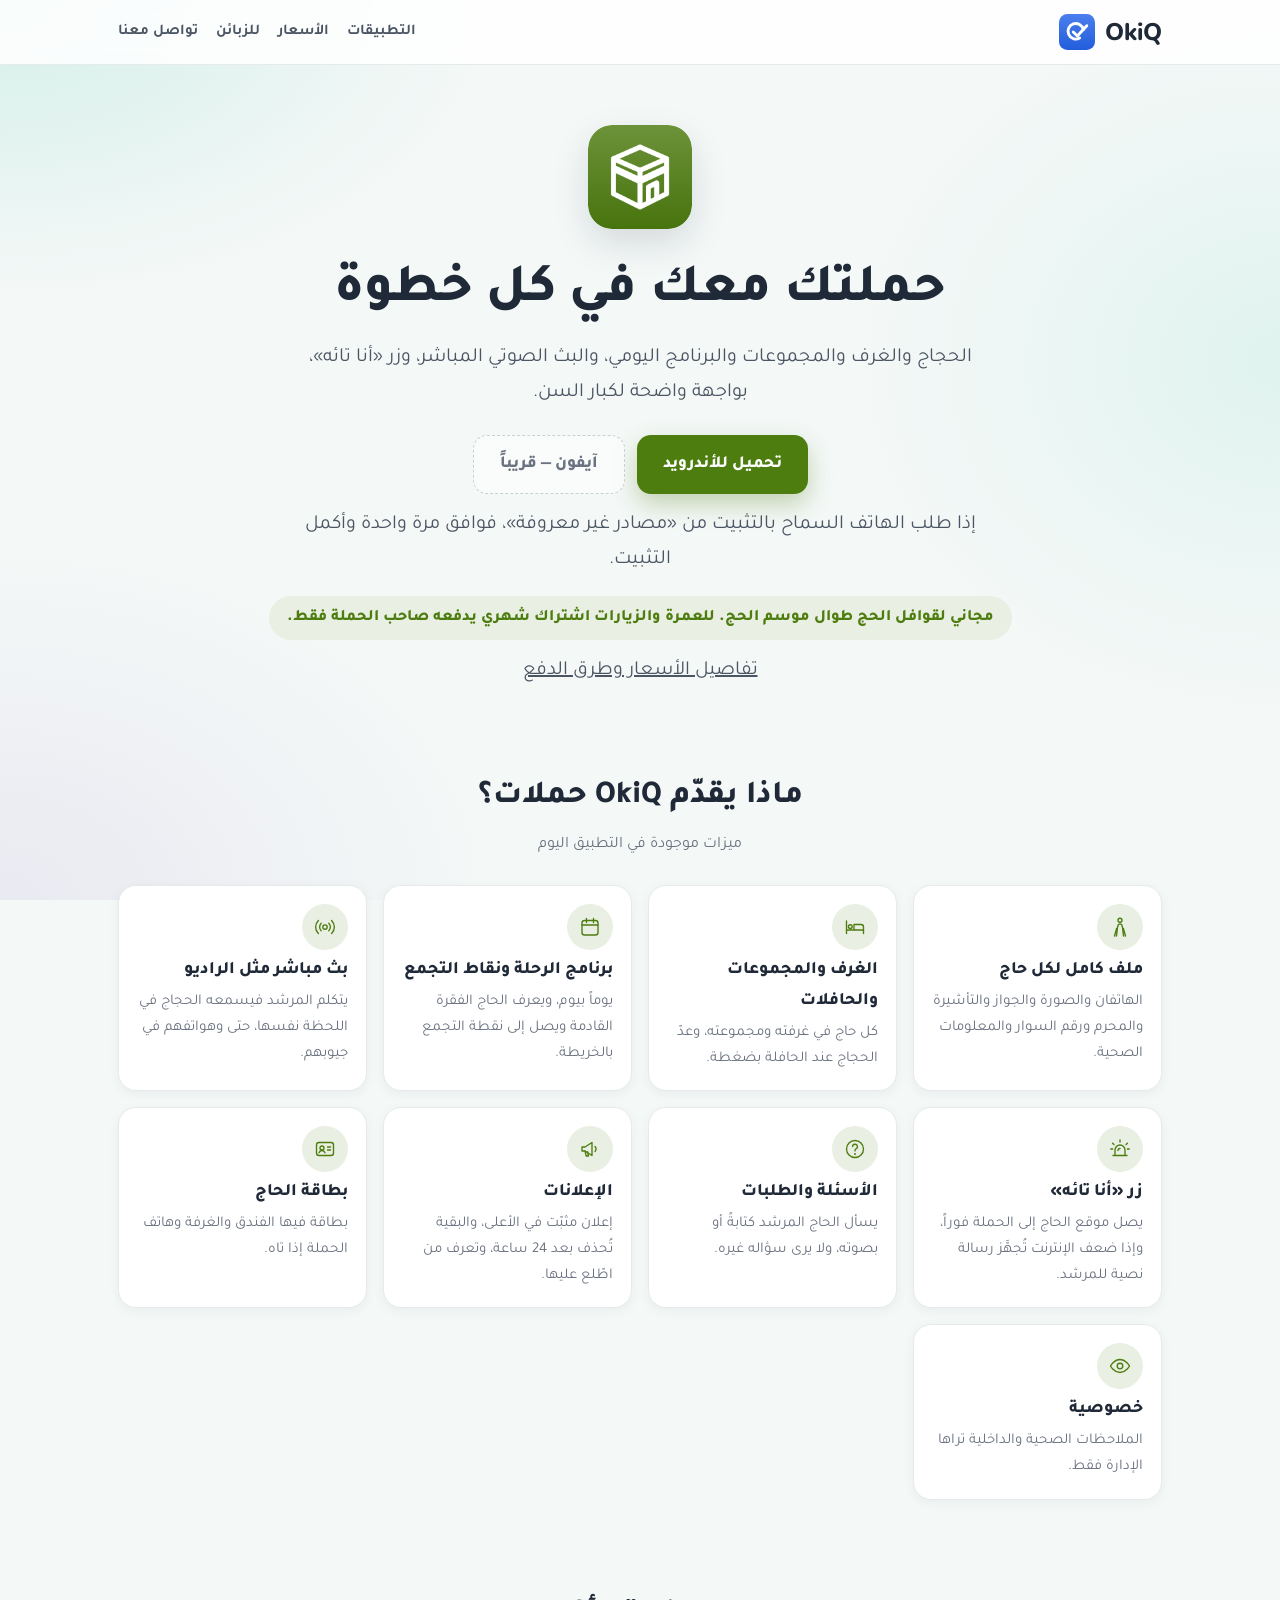
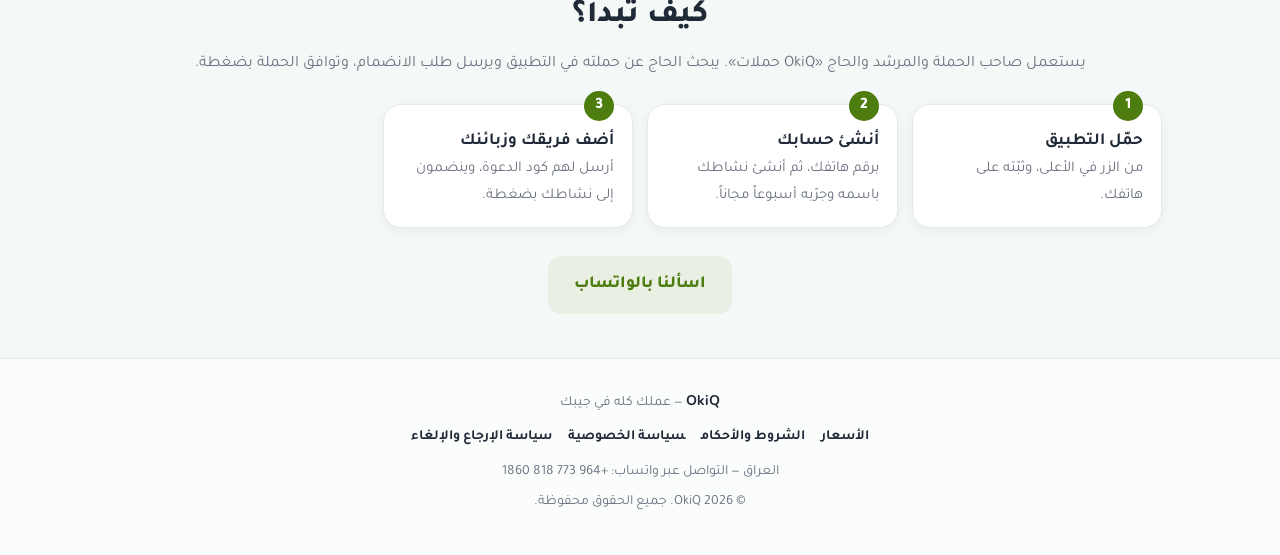
<file: hajj.html>
<!doctype html>
<html lang="ar" dir="rtl"><head><meta charset="utf-8">
<meta name="viewport" content="width=device-width, initial-scale=1">
<title>OkiQ حملات — حملتك معك في كل خطوة</title>
<meta name="description" content="الحجاج والغرف والمجموعات والبرنامج اليومي، والبث الصوتي المباشر، وزر «أنا تائه»، بواجهة واضحة لكبار السن.">
<meta property="og:title" content="OkiQ حملات — حملتك معك في كل خطوة"><meta property="og:description" content="الحجاج والغرف والمجموعات والبرنامج اليومي، والبث الصوتي المباشر، وزر «أنا تائه»، بواجهة واضحة لكبار السن."><meta property="og:image" content="img/hajj.png">
<link rel="icon" href="img/hajj.png">
<link rel="preconnect" href="https://fonts.googleapis.com"><link rel="preconnect" href="https://fonts.gstatic.com" crossorigin>
<link href="https://fonts.googleapis.com/css2?family=Tajawal:wght@500;700;800&family=Nunito:wght@800&display=swap" rel="stylesheet">
<link rel="stylesheet" href="site.css">
</head><body style="--ac:#4D7C0F;--acsoft:#E9EFE2">
<header><div class="wrap"><a class="brand" href="index.html"><img src="img/logo.svg" alt="">OkiQ</a>
<nav><a href="index.html#apps">التطبيقات</a><a href="pricing.html">الأسعار</a><a class="hide" href="index.html#customers">للزبائن</a><a href="https://wa.me/9647738181860">تواصل معنا</a></nav></div></header>
<main>
<section class="hero"><div class="wrap">
<img class="icon" src="img/hajj.png" alt="OkiQ حملات">
<h1>حملتك معك في كل خطوة</h1>
<p>الحجاج والغرف والمجموعات والبرنامج اليومي، والبث الصوتي المباشر، وزر «أنا تائه»، بواجهة واضحة لكبار السن.</p>
<div class="dl">
<a class="btn main" data-apk="hajj" href="#">تحميل للأندرويد</a>
<span class="btn soon">آيفون — قريباً</span>
</div>
<p class="note">إذا طلب الهاتف السماح بالتثبيت من «مصادر غير معروفة»، فوافق مرة واحدة وأكمل التثبيت.</p>
<span class="pill" data-price="trips">مجاني لقوافل الحج طوال موسم الحج. للعمرة والزيارات اشتراك شهري يدفعه صاحب الحملة فقط.</span>
<p class="note"><a href="pricing.html">تفاصيل الأسعار وطرق الدفع</a></p>
</div></section>
<section><div class="wrap"><h2>ماذا يقدّم OkiQ حملات؟</h2><p class="lead">ميزات موجودة في التطبيق اليوم</p><div class="grid"><div class="feat"><div class="e"><svg width="24" height="24" xmlns="http://www.w3.org/2000/svg" width="96" height="96" viewBox="0 0 24 24" fill="none" stroke="currentColor" stroke-width="1.35" stroke-linecap="round" stroke-linejoin="round"><circle cx="12" cy="5.2" r="2"/><path d="M8.5 21l1-8.5c.3-2.4 1.2-3.6 2.5-3.6s2.2 1.2 2.5 3.6l1 8.5M8.6 13.5L6.5 21M15.4 13.5L17.5 21"/></svg></div><b>ملف كامل لكل حاج</b><p>الهاتفان والصورة والجواز والتأشيرة والمحرم ورقم السوار والمعلومات الصحية.</p></div><div class="feat"><div class="e"><svg width="24" height="24" xmlns="http://www.w3.org/2000/svg" width="96" height="96" viewBox="0 0 24 24" fill="none" stroke="currentColor" stroke-width="1.35" stroke-linecap="round" stroke-linejoin="round"><path d="M3.5 18.5V6M3.5 15h17v3.5M20.5 15v-3a2.5 2.5 0 0 0-2.5-2.5h-7V15"/><circle cx="7.3" cy="11.6" r="1.9"/></svg></div><b>الغرف والمجموعات والحافلات</b><p>كل حاج في غرفته ومجموعته، وعدّ الحجاج عند الحافلة بضغطة.</p></div><div class="feat"><div class="e"><svg width="24" height="24" xmlns="http://www.w3.org/2000/svg" width="96" height="96" viewBox="0 0 24 24" fill="none" stroke="currentColor" stroke-width="1.35" stroke-linecap="round" stroke-linejoin="round"><rect x="4" y="5.5" width="16" height="14.5" rx="2.5"/><path d="M4 10h16M8.5 3.5v4M15.5 3.5v4"/></svg></div><b>برنامج الرحلة ونقاط التجمع</b><p>يوماً بيوم، ويعرف الحاج الفقرة القادمة ويصل إلى نقطة التجمع بالخريطة.</p></div><div class="feat"><div class="e"><svg width="24" height="24" xmlns="http://www.w3.org/2000/svg" width="96" height="96" viewBox="0 0 24 24" fill="none" stroke="currentColor" stroke-width="1.35" stroke-linecap="round" stroke-linejoin="round"><circle cx="12" cy="12" r="2.2"/><path d="M8.2 8.2a5.4 5.4 0 0 0 0 7.6M15.8 8.2a5.4 5.4 0 0 1 0 7.6M5.4 5.4a9.3 9.3 0 0 0 0 13.2M18.6 5.4a9.3 9.3 0 0 1 0 13.2"/></svg></div><b>بث مباشر مثل الراديو</b><p>يتكلم المرشد فيسمعه الحجاج في اللحظة نفسها، حتى وهواتفهم في جيوبهم.</p></div><div class="feat"><div class="e"><svg width="24" height="24" xmlns="http://www.w3.org/2000/svg" width="96" height="96" viewBox="0 0 24 24" fill="none" stroke="currentColor" stroke-width="1.35" stroke-linecap="round" stroke-linejoin="round"><path d="M7 18v-5a5 5 0 0 1 10 0v5"/><path d="M5 18.5h14"/><path d="M12 3v2M4.6 6.2l1.4 1.4M19.4 6.2L18 7.6M2.8 12h1.8M19.4 12h1.8"/><path d="M10 13.5a2 2 0 0 1 2-2"/></svg></div><b>زر «أنا تائه»</b><p>يصل موقع الحاج إلى الحملة فوراً، وإذا ضعف الإنترنت تُجهَّز رسالة نصية للمرشد.</p></div><div class="feat"><div class="e"><svg width="24" height="24" xmlns="http://www.w3.org/2000/svg" width="96" height="96" viewBox="0 0 24 24" fill="none" stroke="currentColor" stroke-width="1.35" stroke-linecap="round" stroke-linejoin="round"><circle cx="12" cy="12" r="8.5"/><path d="M9.6 9.6a2.4 2.4 0 1 1 3.4 2.2c-.7.35-1 .8-1 1.6v.5"/><circle cx="12" cy="16.9" r=".35" fill="currentColor"/></svg></div><b>الأسئلة والطلبات</b><p>يسأل الحاج المرشد كتابةً أو بصوته، ولا يرى سؤاله غيره.</p></div><div class="feat"><div class="e"><svg width="24" height="24" xmlns="http://www.w3.org/2000/svg" width="96" height="96" viewBox="0 0 24 24" fill="none" stroke="currentColor" stroke-width="1.35" stroke-linecap="round" stroke-linejoin="round"><path d="M4 10v4h3l7 4.5V5.5L7 10z"/><path d="M7 14l1.2 5h2.3L9.6 14.6M17 9.5a3.5 3.5 0 0 1 0 5"/></svg></div><b>الإعلانات</b><p>إعلان مثبّت في الأعلى، والبقية تُحذف بعد 24 ساعة، وتعرف من اطّلع عليها.</p></div><div class="feat"><div class="e"><svg width="24" height="24" xmlns="http://www.w3.org/2000/svg" width="96" height="96" viewBox="0 0 24 24" fill="none" stroke="currentColor" stroke-width="1.35" stroke-linecap="round" stroke-linejoin="round"><rect x="3.5" y="5.5" width="17" height="13" rx="2.5"/><circle cx="9" cy="11" r="2"/><path d="M6 15.8c.5-1.5 1.6-2.3 3-2.3s2.5.8 3 2.3M14.5 10h3M14.5 13h3"/></svg></div><b>بطاقة الحاج</b><p>بطاقة فيها الفندق والغرفة وهاتف الحملة إذا تاه.</p></div><div class="feat"><div class="e"><svg width="24" height="24" xmlns="http://www.w3.org/2000/svg" width="96" height="96" viewBox="0 0 24 24" fill="none" stroke="currentColor" stroke-width="1.35" stroke-linecap="round" stroke-linejoin="round"><path d="M2.5 12S6 5.5 12 5.5 21.5 12 21.5 12 18 18.5 12 18.5 2.5 12 2.5 12z"/><circle cx="12" cy="12" r="2.8"/></svg></div><b>خصوصية</b><p>الملاحظات الصحية والداخلية تراها الإدارة فقط.</p></div></div></div></section>
<section><div class="wrap"><h2>كيف تبدأ؟</h2><p class="lead">يستعمل صاحب الحملة والمرشد والحاج «OkiQ حملات». يبحث الحاج عن حملته في التطبيق ويرسل طلب الانضمام، وتوافق الحملة بضغطة.</p><div class="steps">
<div class="step"><b>حمّل التطبيق</b><p>من الزر في الأعلى، وثبّته على هاتفك.</p></div>
<div class="step"><b>أنشئ حسابك</b><p>برقم هاتفك، ثم أنشئ نشاطك باسمه وجرّبه أسبوعاً مجاناً.</p></div>
<div class="step"><b>أضف فريقك وزبائنك</b><p>أرسل لهم كود الدعوة، وينضمون إلى نشاطك بضغطة.</p></div>
</div>
<div class="dl" style="margin-top:28px"><a class="btn ghost" href="https://wa.me/9647738181860?text=السلام عليكم، أودّ معرفة المزيد عن OkiQ حملات">اسألنا بالواتساب</a></div>
</div></section>
</main><footer><div class="wrap">
<p><b style="font-family:Nunito,sans-serif;color:var(--ink)">OkiQ</b> — عملك كله في جيبك</p>
<p class="links"><a href="pricing.html">الأسعار</a><a href="terms.html">الشروط والأحكام</a><a href="privacy.html">سياسة الخصوصية</a><a href="refund.html">سياسة الإرجاع والإلغاء</a></p>
<p>العراق — التواصل عبر واتساب: +964 773 818 1860</p>
<p style="margin-top:6px">© 2026 OkiQ. جميع الحقوق محفوظة.</p>
</div></footer>
<script src="site.js"></script>
</body></html>
</file>
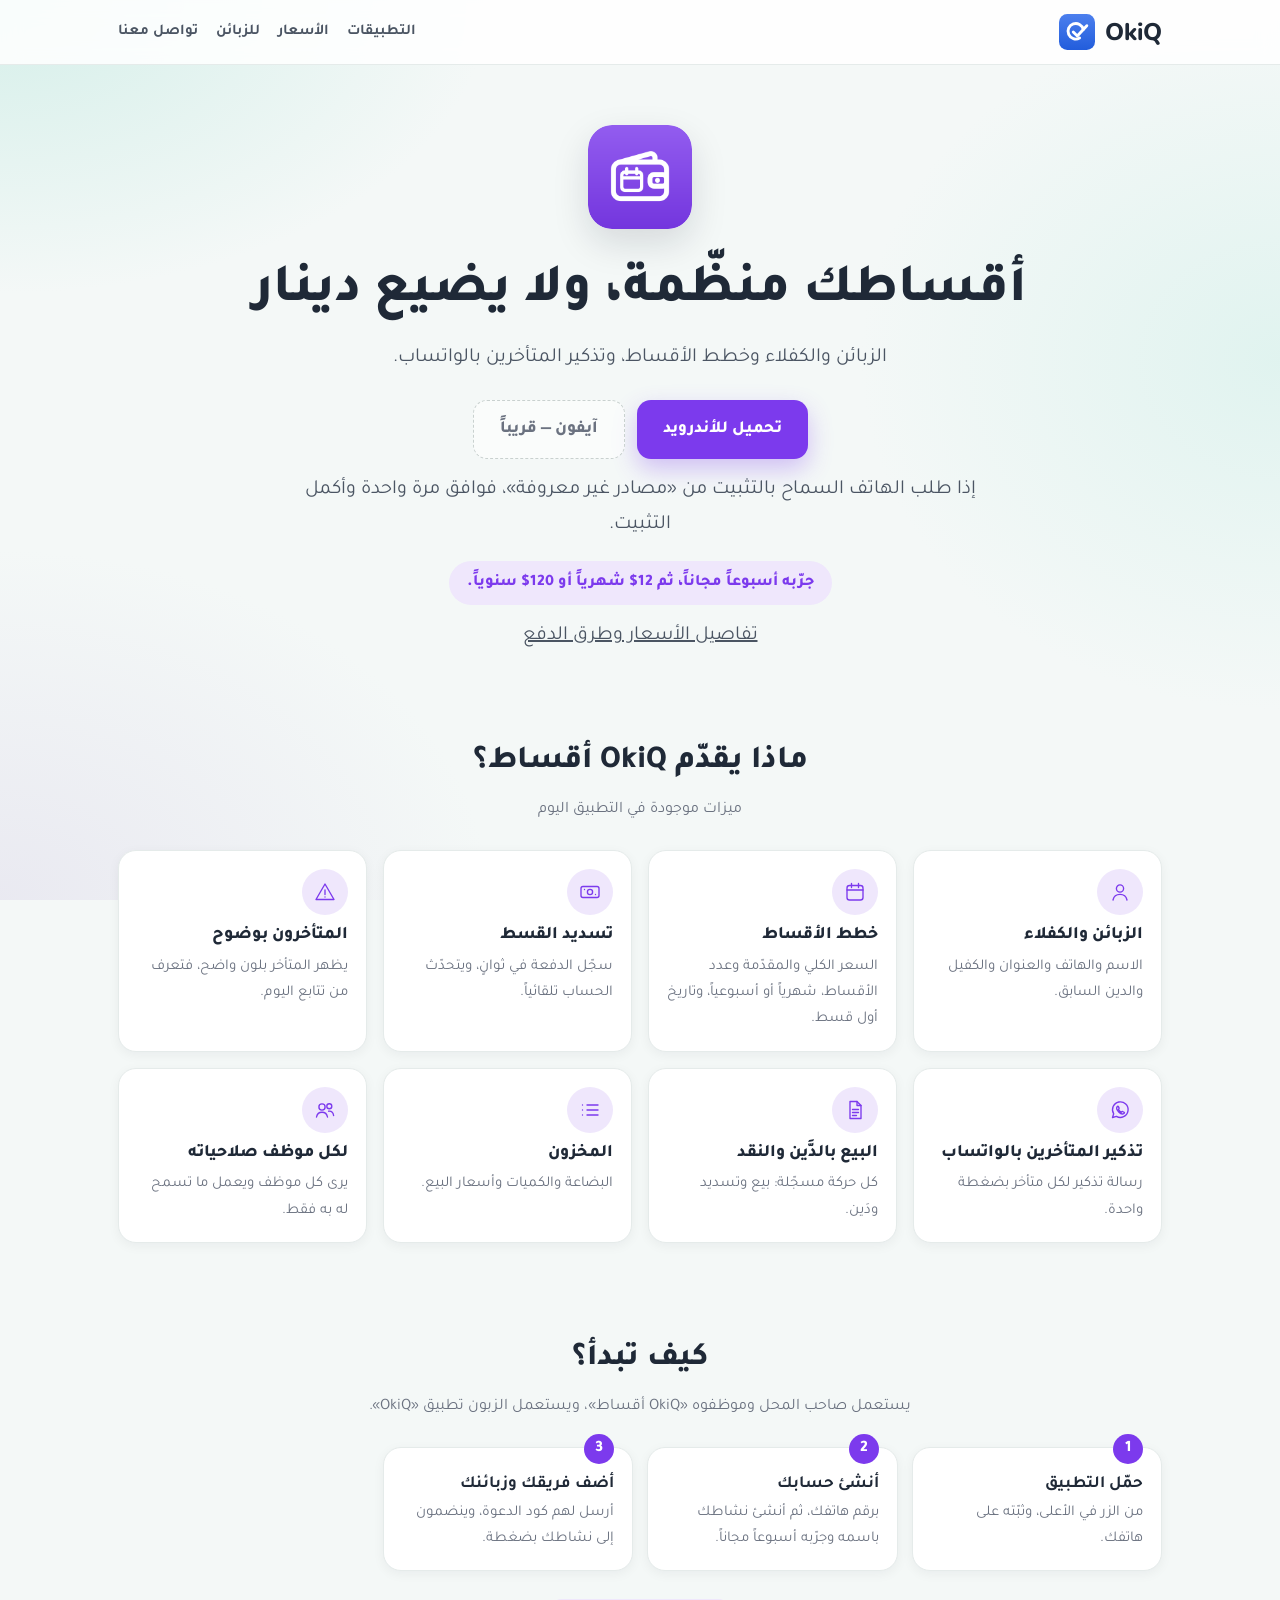
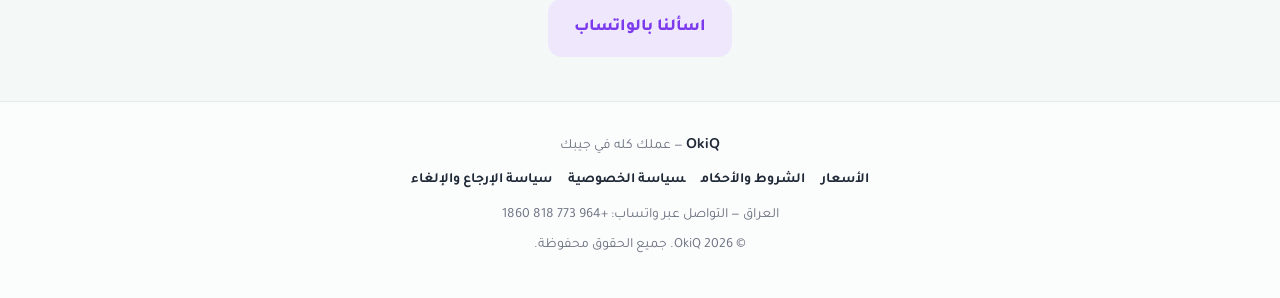
<file: installments.html>
<!doctype html>
<html lang="ar" dir="rtl"><head><meta charset="utf-8">
<meta name="viewport" content="width=device-width, initial-scale=1">
<title>OkiQ أقساط — أقساطك منظّمة، ولا يضيع دينار</title>
<meta name="description" content="الزبائن والكفلاء وخطط الأقساط، وتذكير المتأخرين بالواتساب.">
<meta property="og:title" content="OkiQ أقساط — أقساطك منظّمة، ولا يضيع دينار"><meta property="og:description" content="الزبائن والكفلاء وخطط الأقساط، وتذكير المتأخرين بالواتساب."><meta property="og:image" content="img/installments.png">
<link rel="icon" href="img/installments.png">
<link rel="preconnect" href="https://fonts.googleapis.com"><link rel="preconnect" href="https://fonts.gstatic.com" crossorigin>
<link href="https://fonts.googleapis.com/css2?family=Tajawal:wght@500;700;800&family=Nunito:wght@800&display=swap" rel="stylesheet">
<link rel="stylesheet" href="site.css">
</head><body style="--ac:#7C3AED;--acsoft:#EFE7FC">
<header><div class="wrap"><a class="brand" href="index.html"><img src="img/logo.svg" alt="">OkiQ</a>
<nav><a href="index.html#apps">التطبيقات</a><a href="pricing.html">الأسعار</a><a class="hide" href="index.html#customers">للزبائن</a><a href="https://wa.me/9647738181860">تواصل معنا</a></nav></div></header>
<main>
<section class="hero"><div class="wrap">
<img class="icon" src="img/installments.png" alt="OkiQ أقساط">
<h1>أقساطك منظّمة، ولا يضيع دينار</h1>
<p>الزبائن والكفلاء وخطط الأقساط، وتذكير المتأخرين بالواتساب.</p>
<div class="dl">
<a class="btn main" data-apk="installments" href="#">تحميل للأندرويد</a>
<span class="btn soon">آيفون — قريباً</span>
</div>
<p class="note">إذا طلب الهاتف السماح بالتثبيت من «مصادر غير معروفة»، فوافق مرة واحدة وأكمل التثبيت.</p>
<span class="pill" data-price="store">جرّبه أسبوعاً مجاناً، ثم 12$ شهرياً أو 120$ سنوياً.</span>
<p class="note"><a href="pricing.html">تفاصيل الأسعار وطرق الدفع</a></p>
</div></section>
<section><div class="wrap"><h2>ماذا يقدّم OkiQ أقساط؟</h2><p class="lead">ميزات موجودة في التطبيق اليوم</p><div class="grid"><div class="feat"><div class="e"><svg width="24" height="24" xmlns="http://www.w3.org/2000/svg" width="96" height="96" viewBox="0 0 24 24" fill="none" stroke="currentColor" stroke-width="1.35" stroke-linecap="round" stroke-linejoin="round"><circle cx="12" cy="8.5" r="3.6"/><path d="M5 20c.8-3.8 3.6-5.6 7-5.6s6.2 1.8 7 5.6"/></svg></div><b>الزبائن والكفلاء</b><p>الاسم والهاتف والعنوان والكفيل والدين السابق.</p></div><div class="feat"><div class="e"><svg width="24" height="24" xmlns="http://www.w3.org/2000/svg" width="96" height="96" viewBox="0 0 24 24" fill="none" stroke="currentColor" stroke-width="1.35" stroke-linecap="round" stroke-linejoin="round"><rect x="4" y="5.5" width="16" height="14.5" rx="2.5"/><path d="M4 10h16M8.5 3.5v4M15.5 3.5v4"/></svg></div><b>خطط الأقساط</b><p>السعر الكلي والمقدّمة وعدد الأقساط، شهرياً أو أسبوعياً، وتاريخ أول قسط.</p></div><div class="feat"><div class="e"><svg width="24" height="24" xmlns="http://www.w3.org/2000/svg" width="96" height="96" viewBox="0 0 24 24" fill="none" stroke="currentColor" stroke-width="1.35" stroke-linecap="round" stroke-linejoin="round"><rect x="3" y="6.5" width="18" height="11" rx="2"/><circle cx="12" cy="12" r="2.6"/><path d="M6.5 9.5v.01M17.5 14.5v.01"/></svg></div><b>تسديد القسط</b><p>سجّل الدفعة في ثوانٍ، ويتحدّث الحساب تلقائياً.</p></div><div class="feat"><div class="e"><svg width="24" height="24" xmlns="http://www.w3.org/2000/svg" width="96" height="96" viewBox="0 0 24 24" fill="none" stroke="currentColor" stroke-width="1.35" stroke-linecap="round" stroke-linejoin="round"><path d="M12 4L21 19.5H3z"/><path d="M12 10v4.5M12 17h.01"/></svg></div><b>المتأخرون بوضوح</b><p>يظهر المتأخر بلون واضح، فتعرف من تتابع اليوم.</p></div><div class="feat"><div class="e"><svg width="24" height="24" xmlns="http://www.w3.org/2000/svg" width="96" height="96" viewBox="0 0 24 24" fill="none" stroke="currentColor" stroke-width="1.35" stroke-linecap="round" stroke-linejoin="round"><path d="M4.5 19.5l1.2-3.7A7.8 7.8 0 1 1 8.4 18.4z"/><path d="M9.3 8.5c.3-.5.8-.5 1-.1l.8 1.7c.1.3 0 .6-.3.9l-.4.4c.6 1.2 1.6 2.2 2.8 2.8l.4-.4c.3-.3.6-.4.9-.3l1.7.8c.4.2.4.7-.1 1-1.3 1.1-3.5.6-5.4-1.3S8.2 9.8 9.3 8.5z"/></svg></div><b>تذكير المتأخرين بالواتساب</b><p>رسالة تذكير لكل متأخر بضغطة واحدة.</p></div><div class="feat"><div class="e"><svg width="24" height="24" xmlns="http://www.w3.org/2000/svg" width="96" height="96" viewBox="0 0 24 24" fill="none" stroke="currentColor" stroke-width="1.35" stroke-linecap="round" stroke-linejoin="round"><path d="M7 3.5h7l4 4v13H7z"/><path d="M14 3.5v4h4M9.5 11.5h6M9.5 14.5h6M9.5 17.5h4"/></svg></div><b>البيع بالدَّين والنقد</b><p>كل حركة مسجّلة: بيع وتسديد ودَين.</p></div><div class="feat"><div class="e"><svg width="24" height="24" xmlns="http://www.w3.org/2000/svg" width="96" height="96" viewBox="0 0 24 24" fill="none" stroke="currentColor" stroke-width="1.35" stroke-linecap="round" stroke-linejoin="round"><path d="M9 7h11M9 12h11M9 17h11M4.5 7h.01M4.5 12h.01M4.5 17h.01"/></svg></div><b>المخزون</b><p>البضاعة والكميات وأسعار البيع.</p></div><div class="feat"><div class="e"><svg width="24" height="24" xmlns="http://www.w3.org/2000/svg" width="96" height="96" viewBox="0 0 24 24" fill="none" stroke="currentColor" stroke-width="1.35" stroke-linecap="round" stroke-linejoin="round"><circle cx="9" cy="9" r="3.1"/><path d="M3.5 19c.6-3.2 2.8-4.8 5.5-4.8s4.9 1.6 5.5 4.8"/><circle cx="16.3" cy="8.2" r="2.5"/><path d="M15.6 13.2c2.6-.3 4.5 1.1 5 4.3"/></svg></div><b>لكل موظف صلاحياته</b><p>يرى كل موظف ويعمل ما تسمح له به فقط.</p></div></div></div></section>
<section><div class="wrap"><h2>كيف تبدأ؟</h2><p class="lead">يستعمل صاحب المحل وموظفوه «OkiQ أقساط»، ويستعمل الزبون تطبيق «OkiQ».</p><div class="steps">
<div class="step"><b>حمّل التطبيق</b><p>من الزر في الأعلى، وثبّته على هاتفك.</p></div>
<div class="step"><b>أنشئ حسابك</b><p>برقم هاتفك، ثم أنشئ نشاطك باسمه وجرّبه أسبوعاً مجاناً.</p></div>
<div class="step"><b>أضف فريقك وزبائنك</b><p>أرسل لهم كود الدعوة، وينضمون إلى نشاطك بضغطة.</p></div>
</div>
<div class="dl" style="margin-top:28px"><a class="btn ghost" href="https://wa.me/9647738181860?text=السلام عليكم، أودّ معرفة المزيد عن OkiQ أقساط">اسألنا بالواتساب</a></div>
</div></section>
</main><footer><div class="wrap">
<p><b style="font-family:Nunito,sans-serif;color:var(--ink)">OkiQ</b> — عملك كله في جيبك</p>
<p class="links"><a href="pricing.html">الأسعار</a><a href="terms.html">الشروط والأحكام</a><a href="privacy.html">سياسة الخصوصية</a><a href="refund.html">سياسة الإرجاع والإلغاء</a></p>
<p>العراق — التواصل عبر واتساب: +964 773 818 1860</p>
<p style="margin-top:6px">© 2026 OkiQ. جميع الحقوق محفوظة.</p>
</div></footer>
<script src="site.js"></script>
</body></html>
</file>
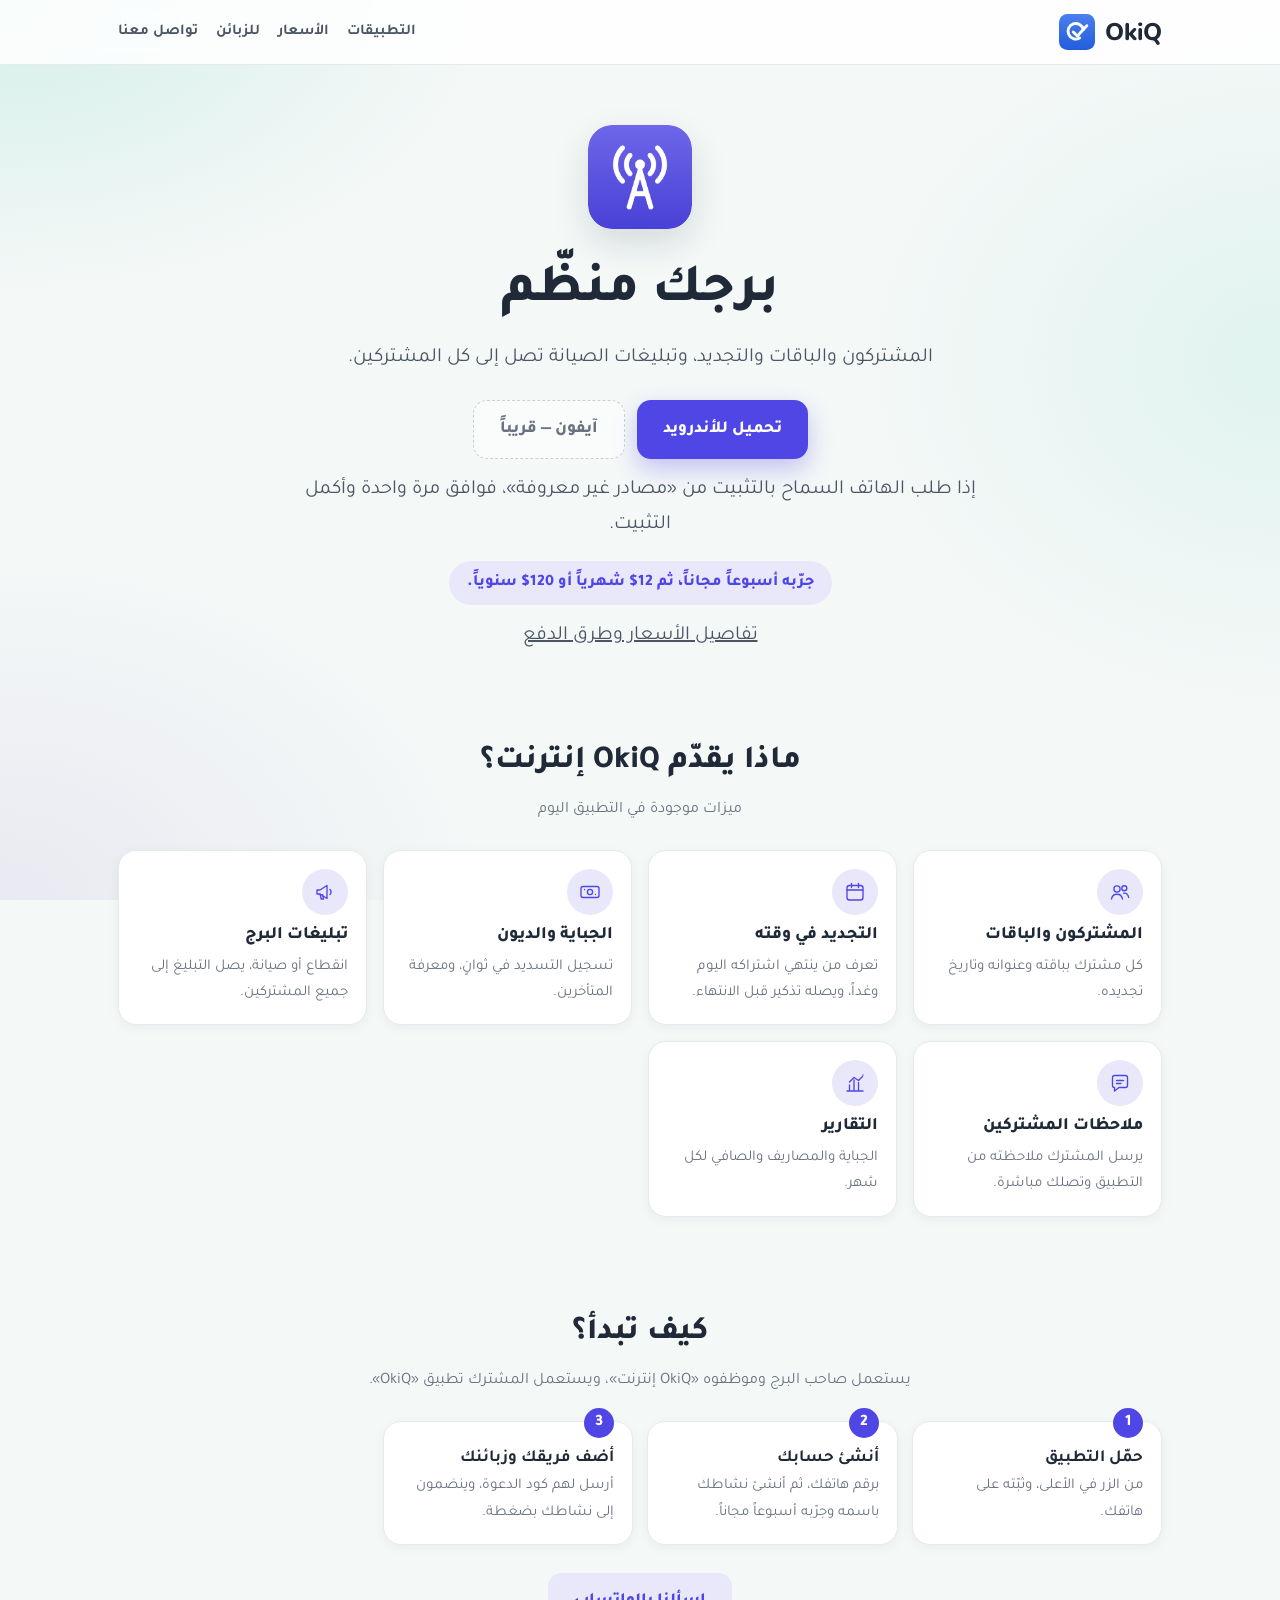
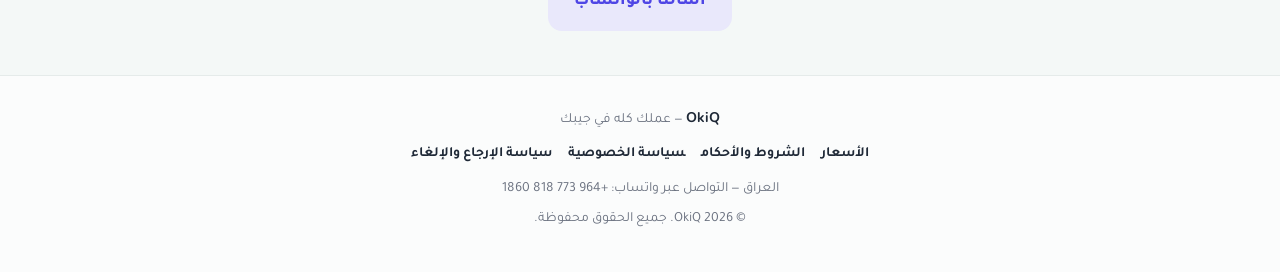
<file: internet.html>
<!doctype html>
<html lang="ar" dir="rtl"><head><meta charset="utf-8">
<meta name="viewport" content="width=device-width, initial-scale=1">
<title>OkiQ إنترنت — برجك منظّم</title>
<meta name="description" content="المشتركون والباقات والتجديد، وتبليغات الصيانة تصل إلى كل المشتركين.">
<meta property="og:title" content="OkiQ إنترنت — برجك منظّم"><meta property="og:description" content="المشتركون والباقات والتجديد، وتبليغات الصيانة تصل إلى كل المشتركين."><meta property="og:image" content="img/internet.png">
<link rel="icon" href="img/internet.png">
<link rel="preconnect" href="https://fonts.googleapis.com"><link rel="preconnect" href="https://fonts.gstatic.com" crossorigin>
<link href="https://fonts.googleapis.com/css2?family=Tajawal:wght@500;700;800&family=Nunito:wght@800&display=swap" rel="stylesheet">
<link rel="stylesheet" href="site.css">
</head><body style="--ac:#4F46E5;--acsoft:#E9E8FB">
<header><div class="wrap"><a class="brand" href="index.html"><img src="img/logo.svg" alt="">OkiQ</a>
<nav><a href="index.html#apps">التطبيقات</a><a href="pricing.html">الأسعار</a><a class="hide" href="index.html#customers">للزبائن</a><a href="https://wa.me/9647738181860">تواصل معنا</a></nav></div></header>
<main>
<section class="hero"><div class="wrap">
<img class="icon" src="img/internet.png" alt="OkiQ إنترنت">
<h1>برجك منظّم</h1>
<p>المشتركون والباقات والتجديد، وتبليغات الصيانة تصل إلى كل المشتركين.</p>
<div class="dl">
<a class="btn main" data-apk="internet" href="#">تحميل للأندرويد</a>
<span class="btn soon">آيفون — قريباً</span>
</div>
<p class="note">إذا طلب الهاتف السماح بالتثبيت من «مصادر غير معروفة»، فوافق مرة واحدة وأكمل التثبيت.</p>
<span class="pill" data-price="default">جرّبه أسبوعاً مجاناً، ثم 12$ شهرياً أو 120$ سنوياً.</span>
<p class="note"><a href="pricing.html">تفاصيل الأسعار وطرق الدفع</a></p>
</div></section>
<section><div class="wrap"><h2>ماذا يقدّم OkiQ إنترنت؟</h2><p class="lead">ميزات موجودة في التطبيق اليوم</p><div class="grid"><div class="feat"><div class="e"><svg width="24" height="24" xmlns="http://www.w3.org/2000/svg" width="96" height="96" viewBox="0 0 24 24" fill="none" stroke="currentColor" stroke-width="1.35" stroke-linecap="round" stroke-linejoin="round"><circle cx="9" cy="9" r="3.1"/><path d="M3.5 19c.6-3.2 2.8-4.8 5.5-4.8s4.9 1.6 5.5 4.8"/><circle cx="16.3" cy="8.2" r="2.5"/><path d="M15.6 13.2c2.6-.3 4.5 1.1 5 4.3"/></svg></div><b>المشتركون والباقات</b><p>كل مشترك بباقته وعنوانه وتاريخ تجديده.</p></div><div class="feat"><div class="e"><svg width="24" height="24" xmlns="http://www.w3.org/2000/svg" width="96" height="96" viewBox="0 0 24 24" fill="none" stroke="currentColor" stroke-width="1.35" stroke-linecap="round" stroke-linejoin="round"><rect x="4" y="5.5" width="16" height="14.5" rx="2.5"/><path d="M4 10h16M8.5 3.5v4M15.5 3.5v4"/></svg></div><b>التجديد في وقته</b><p>تعرف من ينتهي اشتراكه اليوم وغداً، ويصله تذكير قبل الانتهاء.</p></div><div class="feat"><div class="e"><svg width="24" height="24" xmlns="http://www.w3.org/2000/svg" width="96" height="96" viewBox="0 0 24 24" fill="none" stroke="currentColor" stroke-width="1.35" stroke-linecap="round" stroke-linejoin="round"><rect x="3" y="6.5" width="18" height="11" rx="2"/><circle cx="12" cy="12" r="2.6"/><path d="M6.5 9.5v.01M17.5 14.5v.01"/></svg></div><b>الجباية والديون</b><p>تسجيل التسديد في ثوانٍ، ومعرفة المتأخرين.</p></div><div class="feat"><div class="e"><svg width="24" height="24" xmlns="http://www.w3.org/2000/svg" width="96" height="96" viewBox="0 0 24 24" fill="none" stroke="currentColor" stroke-width="1.35" stroke-linecap="round" stroke-linejoin="round"><path d="M4 10v4h3l7 4.5V5.5L7 10z"/><path d="M7 14l1.2 5h2.3L9.6 14.6M17 9.5a3.5 3.5 0 0 1 0 5"/></svg></div><b>تبليغات البرج</b><p>انقطاع أو صيانة، يصل التبليغ إلى جميع المشتركين.</p></div><div class="feat"><div class="e"><svg width="24" height="24" xmlns="http://www.w3.org/2000/svg" width="96" height="96" viewBox="0 0 24 24" fill="none" stroke="currentColor" stroke-width="1.35" stroke-linecap="round" stroke-linejoin="round"><path d="M4.5 6.5a2 2 0 0 1 2-2h11a2 2 0 0 1 2 2v8a2 2 0 0 1-2 2H11l-4.5 3.5v-3.5h0a2 2 0 0 1-2-2z"/><path d="M8.5 9.5h7M8.5 12.5h4.5"/></svg></div><b>ملاحظات المشتركين</b><p>يرسل المشترك ملاحظته من التطبيق وتصلك مباشرة.</p></div><div class="feat"><div class="e"><svg width="24" height="24" xmlns="http://www.w3.org/2000/svg" width="96" height="96" viewBox="0 0 24 24" fill="none" stroke="currentColor" stroke-width="1.35" stroke-linecap="round" stroke-linejoin="round"><path d="M4 20h16M6.5 20v-6M11 20V9M15.5 20v-8.5M20 4v.01"/><path d="M6.5 11l4.5-4.5 4.5 3 4-4"/></svg></div><b>التقارير</b><p>الجباية والمصاريف والصافي لكل شهر.</p></div></div></div></section>
<section><div class="wrap"><h2>كيف تبدأ؟</h2><p class="lead">يستعمل صاحب البرج وموظفوه «OkiQ إنترنت»، ويستعمل المشترك تطبيق «OkiQ».</p><div class="steps">
<div class="step"><b>حمّل التطبيق</b><p>من الزر في الأعلى، وثبّته على هاتفك.</p></div>
<div class="step"><b>أنشئ حسابك</b><p>برقم هاتفك، ثم أنشئ نشاطك باسمه وجرّبه أسبوعاً مجاناً.</p></div>
<div class="step"><b>أضف فريقك وزبائنك</b><p>أرسل لهم كود الدعوة، وينضمون إلى نشاطك بضغطة.</p></div>
</div>
<div class="dl" style="margin-top:28px"><a class="btn ghost" href="https://wa.me/9647738181860?text=السلام عليكم، أودّ معرفة المزيد عن OkiQ إنترنت">اسألنا بالواتساب</a></div>
</div></section>
</main><footer><div class="wrap">
<p><b style="font-family:Nunito,sans-serif;color:var(--ink)">OkiQ</b> — عملك كله في جيبك</p>
<p class="links"><a href="pricing.html">الأسعار</a><a href="terms.html">الشروط والأحكام</a><a href="privacy.html">سياسة الخصوصية</a><a href="refund.html">سياسة الإرجاع والإلغاء</a></p>
<p>العراق — التواصل عبر واتساب: +964 773 818 1860</p>
<p style="margin-top:6px">© 2026 OkiQ. جميع الحقوق محفوظة.</p>
</div></footer>
<script src="site.js"></script>
</body></html>
</file>
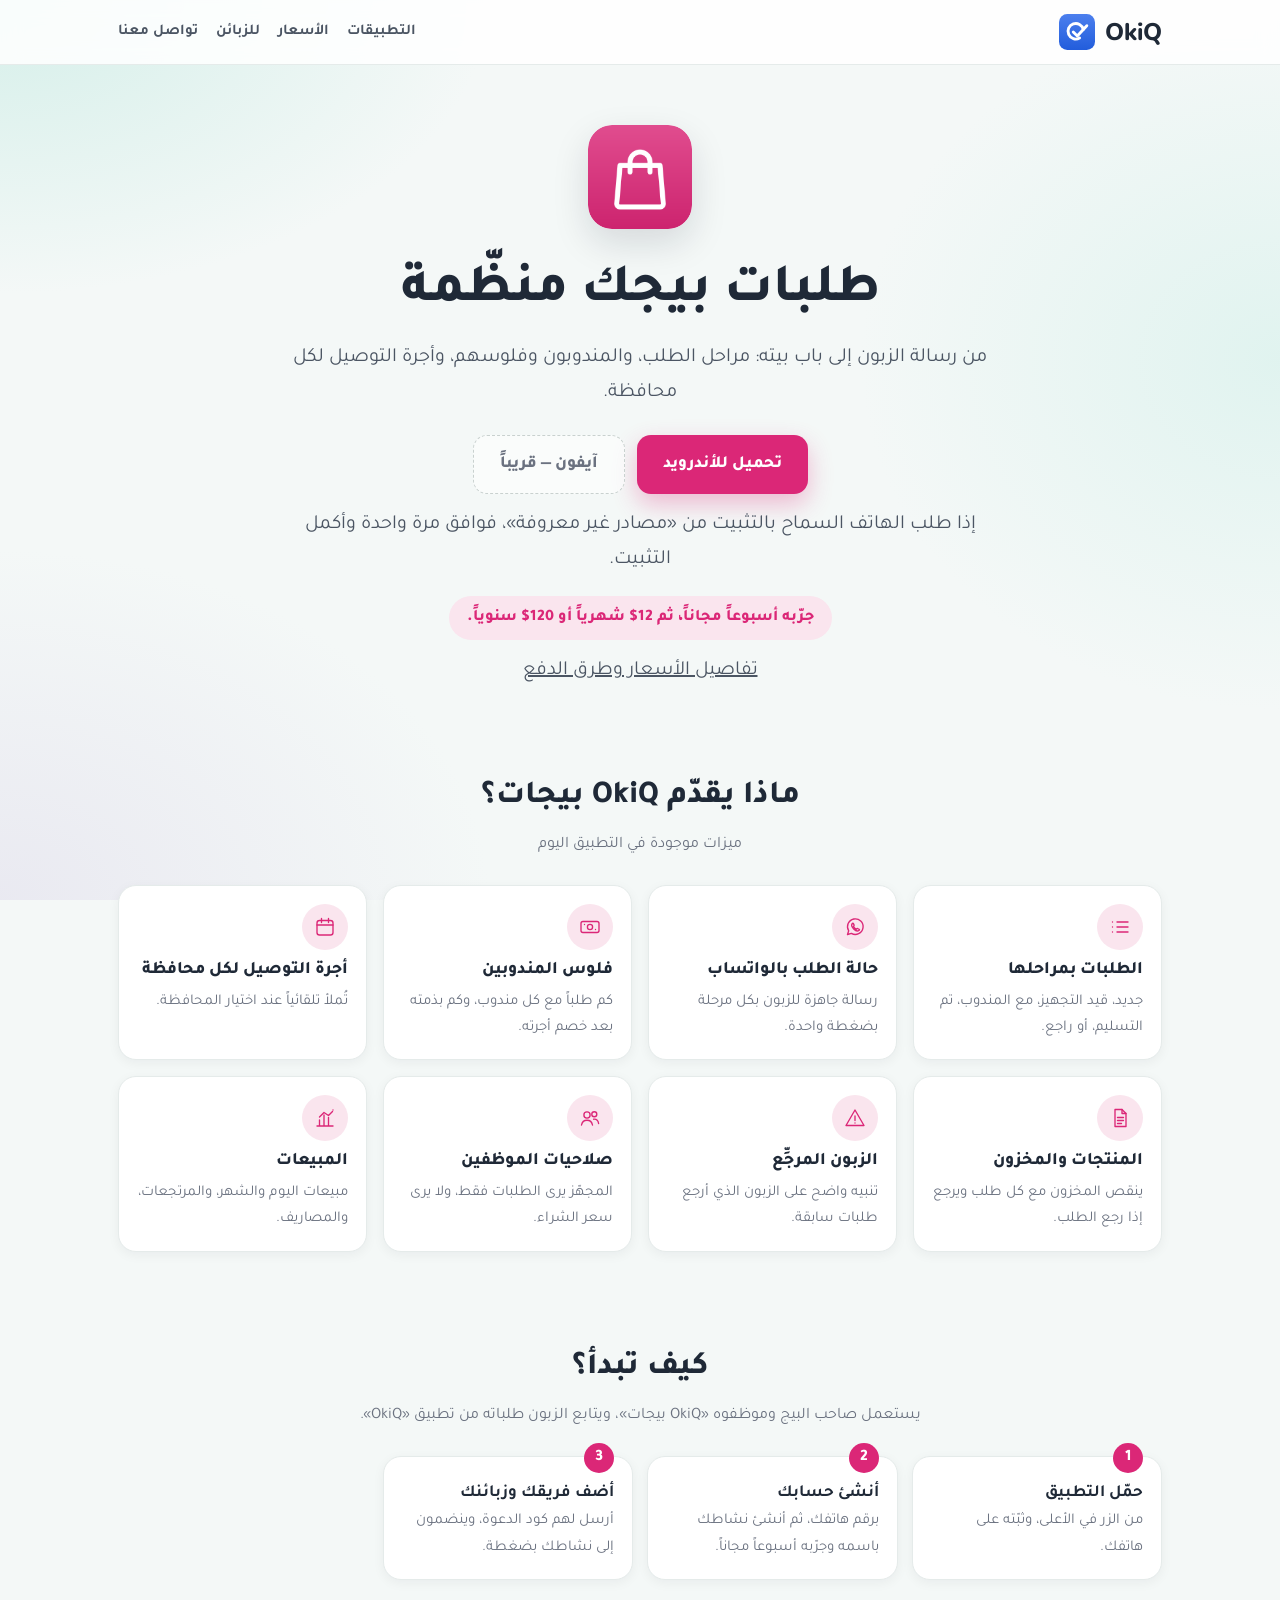
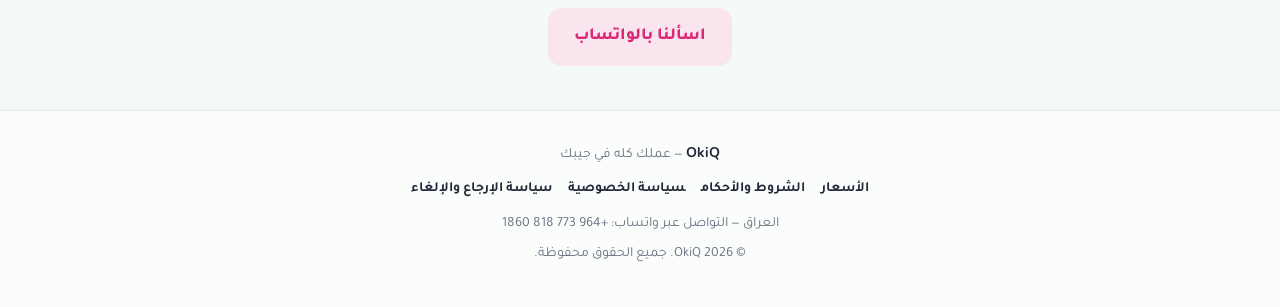
<file: orders.html>
<!doctype html>
<html lang="ar" dir="rtl"><head><meta charset="utf-8">
<meta name="viewport" content="width=device-width, initial-scale=1">
<title>OkiQ بيجات — طلبات بيجك منظّمة</title>
<meta name="description" content="من رسالة الزبون إلى باب بيته: مراحل الطلب، والمندوبون وفلوسهم، وأجرة التوصيل لكل محافظة.">
<meta property="og:title" content="OkiQ بيجات — طلبات بيجك منظّمة"><meta property="og:description" content="من رسالة الزبون إلى باب بيته: مراحل الطلب، والمندوبون وفلوسهم، وأجرة التوصيل لكل محافظة."><meta property="og:image" content="img/orders.png">
<link rel="icon" href="img/orders.png">
<link rel="preconnect" href="https://fonts.googleapis.com"><link rel="preconnect" href="https://fonts.gstatic.com" crossorigin>
<link href="https://fonts.googleapis.com/css2?family=Tajawal:wght@500;700;800&family=Nunito:wght@800&display=swap" rel="stylesheet">
<link rel="stylesheet" href="site.css">
</head><body style="--ac:#DB2777;--acsoft:#FAE5EE">
<header><div class="wrap"><a class="brand" href="index.html"><img src="img/logo.svg" alt="">OkiQ</a>
<nav><a href="index.html#apps">التطبيقات</a><a href="pricing.html">الأسعار</a><a class="hide" href="index.html#customers">للزبائن</a><a href="https://wa.me/9647738181860">تواصل معنا</a></nav></div></header>
<main>
<section class="hero"><div class="wrap">
<img class="icon" src="img/orders.png" alt="OkiQ بيجات">
<h1>طلبات بيجك منظّمة</h1>
<p>من رسالة الزبون إلى باب بيته: مراحل الطلب، والمندوبون وفلوسهم، وأجرة التوصيل لكل محافظة.</p>
<div class="dl">
<a class="btn main" data-apk="orders" href="#">تحميل للأندرويد</a>
<span class="btn soon">آيفون — قريباً</span>
</div>
<p class="note">إذا طلب الهاتف السماح بالتثبيت من «مصادر غير معروفة»، فوافق مرة واحدة وأكمل التثبيت.</p>
<span class="pill" data-price="default">جرّبه أسبوعاً مجاناً، ثم 12$ شهرياً أو 120$ سنوياً.</span>
<p class="note"><a href="pricing.html">تفاصيل الأسعار وطرق الدفع</a></p>
</div></section>
<section><div class="wrap"><h2>ماذا يقدّم OkiQ بيجات؟</h2><p class="lead">ميزات موجودة في التطبيق اليوم</p><div class="grid"><div class="feat"><div class="e"><svg width="24" height="24" xmlns="http://www.w3.org/2000/svg" width="96" height="96" viewBox="0 0 24 24" fill="none" stroke="currentColor" stroke-width="1.35" stroke-linecap="round" stroke-linejoin="round"><path d="M9 7h11M9 12h11M9 17h11M4.5 7h.01M4.5 12h.01M4.5 17h.01"/></svg></div><b>الطلبات بمراحلها</b><p>جديد، قيد التجهيز، مع المندوب، تم التسليم، أو راجع.</p></div><div class="feat"><div class="e"><svg width="24" height="24" xmlns="http://www.w3.org/2000/svg" width="96" height="96" viewBox="0 0 24 24" fill="none" stroke="currentColor" stroke-width="1.35" stroke-linecap="round" stroke-linejoin="round"><path d="M4.5 19.5l1.2-3.7A7.8 7.8 0 1 1 8.4 18.4z"/><path d="M9.3 8.5c.3-.5.8-.5 1-.1l.8 1.7c.1.3 0 .6-.3.9l-.4.4c.6 1.2 1.6 2.2 2.8 2.8l.4-.4c.3-.3.6-.4.9-.3l1.7.8c.4.2.4.7-.1 1-1.3 1.1-3.5.6-5.4-1.3S8.2 9.8 9.3 8.5z"/></svg></div><b>حالة الطلب بالواتساب</b><p>رسالة جاهزة للزبون بكل مرحلة بضغطة واحدة.</p></div><div class="feat"><div class="e"><svg width="24" height="24" xmlns="http://www.w3.org/2000/svg" width="96" height="96" viewBox="0 0 24 24" fill="none" stroke="currentColor" stroke-width="1.35" stroke-linecap="round" stroke-linejoin="round"><rect x="3" y="6.5" width="18" height="11" rx="2"/><circle cx="12" cy="12" r="2.6"/><path d="M6.5 9.5v.01M17.5 14.5v.01"/></svg></div><b>فلوس المندوبين</b><p>كم طلباً مع كل مندوب، وكم بذمته بعد خصم أجرته.</p></div><div class="feat"><div class="e"><svg width="24" height="24" xmlns="http://www.w3.org/2000/svg" width="96" height="96" viewBox="0 0 24 24" fill="none" stroke="currentColor" stroke-width="1.35" stroke-linecap="round" stroke-linejoin="round"><rect x="4" y="5.5" width="16" height="14.5" rx="2.5"/><path d="M4 10h16M8.5 3.5v4M15.5 3.5v4"/></svg></div><b>أجرة التوصيل لكل محافظة</b><p>تُملأ تلقائياً عند اختيار المحافظة.</p></div><div class="feat"><div class="e"><svg width="24" height="24" xmlns="http://www.w3.org/2000/svg" width="96" height="96" viewBox="0 0 24 24" fill="none" stroke="currentColor" stroke-width="1.35" stroke-linecap="round" stroke-linejoin="round"><path d="M7 3.5h7l4 4v13H7z"/><path d="M14 3.5v4h4M9.5 11.5h6M9.5 14.5h6M9.5 17.5h4"/></svg></div><b>المنتجات والمخزون</b><p>ينقص المخزون مع كل طلب ويرجع إذا رجع الطلب.</p></div><div class="feat"><div class="e"><svg width="24" height="24" xmlns="http://www.w3.org/2000/svg" width="96" height="96" viewBox="0 0 24 24" fill="none" stroke="currentColor" stroke-width="1.35" stroke-linecap="round" stroke-linejoin="round"><path d="M12 4L21 19.5H3z"/><path d="M12 10v4.5M12 17h.01"/></svg></div><b>الزبون المرجِّع</b><p>تنبيه واضح على الزبون الذي أرجع طلبات سابقة.</p></div><div class="feat"><div class="e"><svg width="24" height="24" xmlns="http://www.w3.org/2000/svg" width="96" height="96" viewBox="0 0 24 24" fill="none" stroke="currentColor" stroke-width="1.35" stroke-linecap="round" stroke-linejoin="round"><circle cx="9" cy="9" r="3.1"/><path d="M3.5 19c.6-3.2 2.8-4.8 5.5-4.8s4.9 1.6 5.5 4.8"/><circle cx="16.3" cy="8.2" r="2.5"/><path d="M15.6 13.2c2.6-.3 4.5 1.1 5 4.3"/></svg></div><b>صلاحيات الموظفين</b><p>المجهّز يرى الطلبات فقط، ولا يرى سعر الشراء.</p></div><div class="feat"><div class="e"><svg width="24" height="24" xmlns="http://www.w3.org/2000/svg" width="96" height="96" viewBox="0 0 24 24" fill="none" stroke="currentColor" stroke-width="1.35" stroke-linecap="round" stroke-linejoin="round"><path d="M4 20h16M6.5 20v-6M11 20V9M15.5 20v-8.5M20 4v.01"/><path d="M6.5 11l4.5-4.5 4.5 3 4-4"/></svg></div><b>المبيعات</b><p>مبيعات اليوم والشهر، والمرتجعات، والمصاريف.</p></div></div></div></section>
<section><div class="wrap"><h2>كيف تبدأ؟</h2><p class="lead">يستعمل صاحب البيج وموظفوه «OkiQ بيجات»، ويتابع الزبون طلباته من تطبيق «OkiQ».</p><div class="steps">
<div class="step"><b>حمّل التطبيق</b><p>من الزر في الأعلى، وثبّته على هاتفك.</p></div>
<div class="step"><b>أنشئ حسابك</b><p>برقم هاتفك، ثم أنشئ نشاطك باسمه وجرّبه أسبوعاً مجاناً.</p></div>
<div class="step"><b>أضف فريقك وزبائنك</b><p>أرسل لهم كود الدعوة، وينضمون إلى نشاطك بضغطة.</p></div>
</div>
<div class="dl" style="margin-top:28px"><a class="btn ghost" href="https://wa.me/9647738181860?text=السلام عليكم، أودّ معرفة المزيد عن OkiQ بيجات">اسألنا بالواتساب</a></div>
</div></section>
</main><footer><div class="wrap">
<p><b style="font-family:Nunito,sans-serif;color:var(--ink)">OkiQ</b> — عملك كله في جيبك</p>
<p class="links"><a href="pricing.html">الأسعار</a><a href="terms.html">الشروط والأحكام</a><a href="privacy.html">سياسة الخصوصية</a><a href="refund.html">سياسة الإرجاع والإلغاء</a></p>
<p>العراق — التواصل عبر واتساب: +964 773 818 1860</p>
<p style="margin-top:6px">© 2026 OkiQ. جميع الحقوق محفوظة.</p>
</div></footer>
<script src="site.js"></script>
</body></html>
</file>
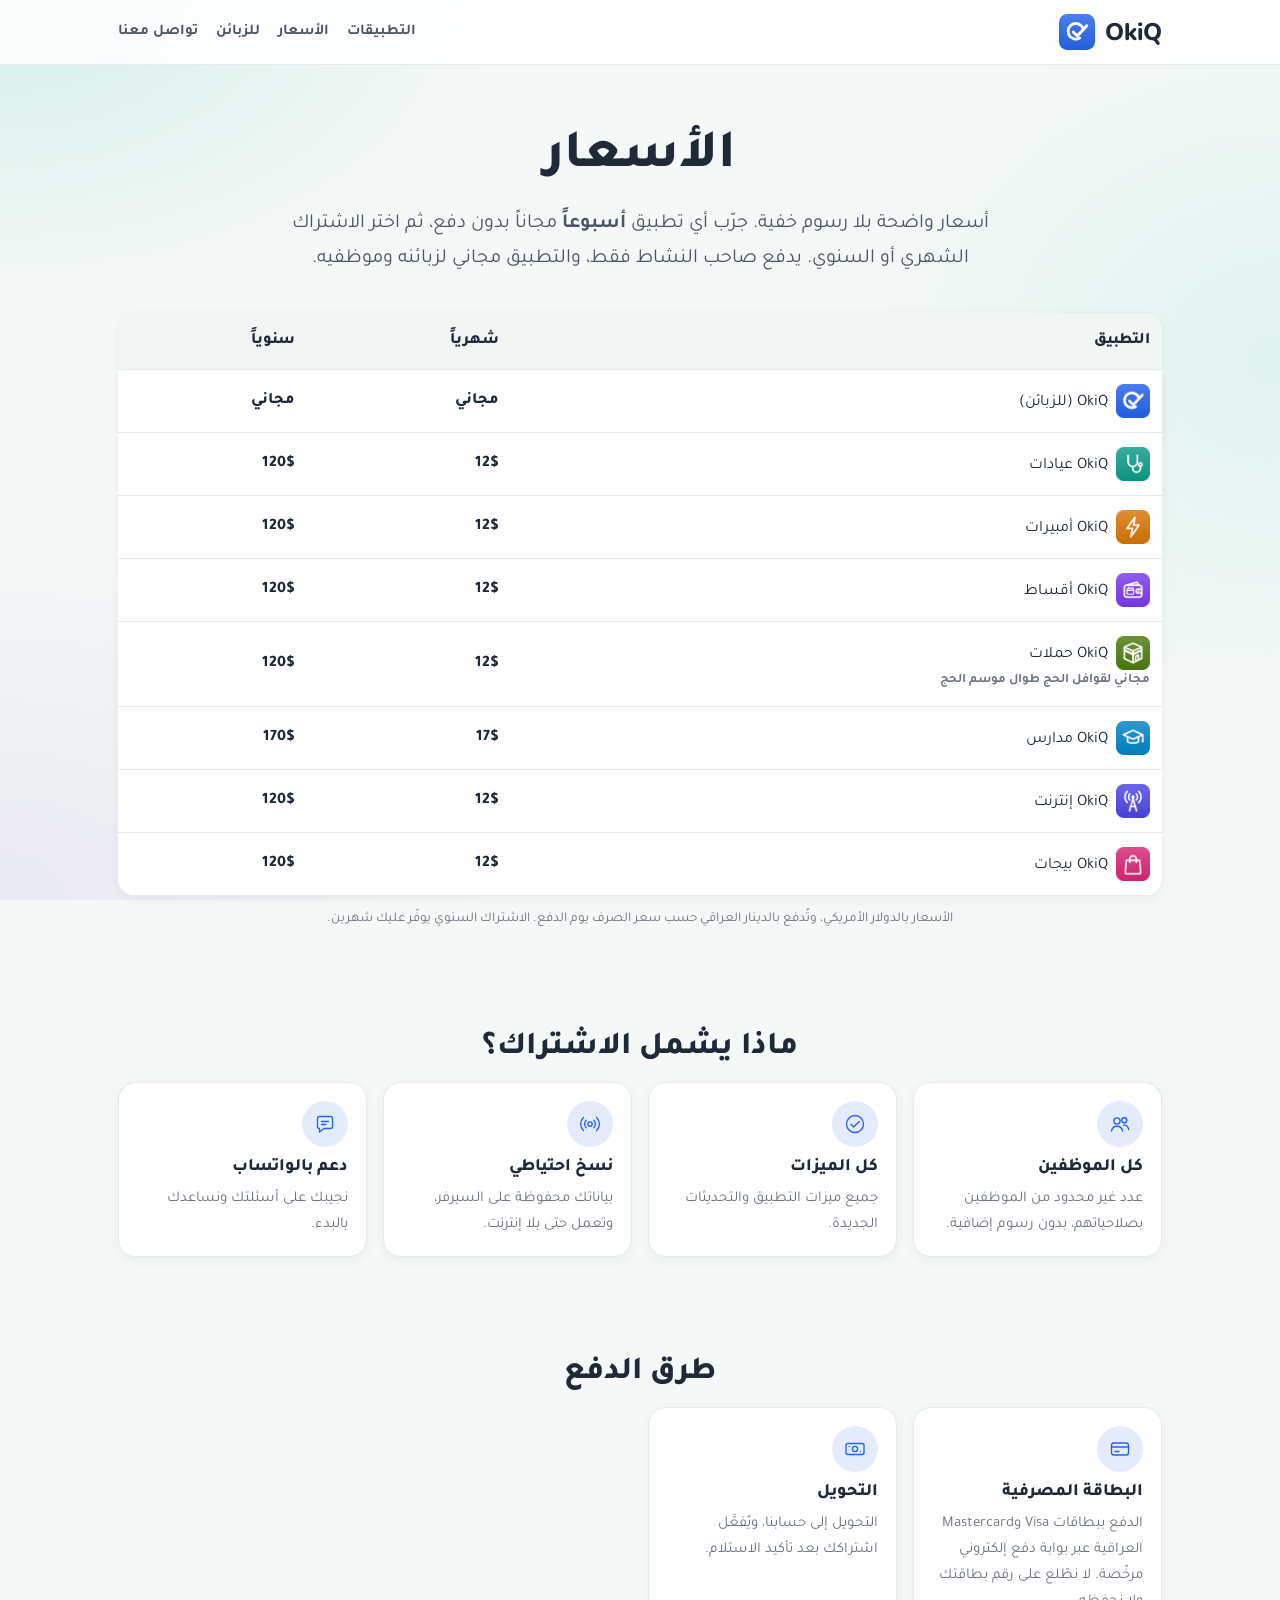
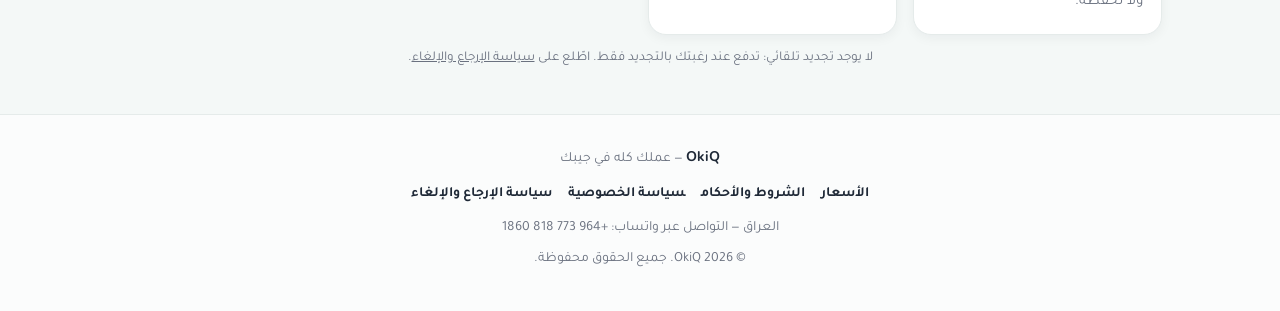
<file: pricing.html>
<!doctype html>
<html lang="ar" dir="rtl"><head><meta charset="utf-8">
<meta name="viewport" content="width=device-width, initial-scale=1">
<title>الأسعار — OkiQ</title>
<meta name="description" content="أسعار اشتراكات تطبيقات OkiQ الشهرية والسنوية.">
<meta property="og:title" content="الأسعار — OkiQ"><meta property="og:description" content="أسعار اشتراكات تطبيقات OkiQ الشهرية والسنوية."><meta property="og:image" content="img/main.png">
<link rel="icon" href="img/main.png">
<link rel="preconnect" href="https://fonts.googleapis.com"><link rel="preconnect" href="https://fonts.gstatic.com" crossorigin>
<link href="https://fonts.googleapis.com/css2?family=Tajawal:wght@500;700;800&family=Nunito:wght@800&display=swap" rel="stylesheet">
<link rel="stylesheet" href="site.css">
</head><body style="--ac:#2563EB;--acsoft:#E4ECFC">
<header><div class="wrap"><a class="brand" href="index.html"><img src="img/logo.svg" alt="">OkiQ</a>
<nav><a href="index.html#apps">التطبيقات</a><a href="pricing.html">الأسعار</a><a class="hide" href="index.html#customers">للزبائن</a><a href="https://wa.me/9647738181860">تواصل معنا</a></nav></div></header>
<main>
<section class="hero"><div class="wrap"><h1>الأسعار</h1>
<p>أسعار واضحة بلا رسوم خفية. جرّب أي تطبيق <b data-trial>أسبوعاً</b> مجاناً بدون دفع، ثم اختر الاشتراك الشهري أو السنوي. يدفع صاحب النشاط فقط، والتطبيق مجاني لزبائنه وموظفيه.</p></div></section>
<section style="padding-top:0"><div class="wrap">
<table class="price"><thead><tr><th>التطبيق</th><th>شهرياً</th><th>سنوياً</th></tr></thead><tbody><tr><td><img src="img/main.png" alt="">OkiQ (للزبائن)</td><td class="n">مجاني</td><td class="n">مجاني</td></tr><tr><td><img src="img/clinic.png" alt="">OkiQ عيادات</td><td class="n" data-m="clinic">12$</td><td class="n" data-y="clinic">120$</td></tr><tr><td><img src="img/generator.png" alt="">OkiQ أمبيرات</td><td class="n" data-m="generator">12$</td><td class="n" data-y="generator">120$</td></tr><tr><td><img src="img/installments.png" alt="">OkiQ أقساط</td><td class="n" data-m="store">12$</td><td class="n" data-y="store">120$</td></tr><tr><td><img src="img/hajj.png" alt="">OkiQ حملات<span class="iqd">مجاني لقوافل الحج طوال موسم الحج</span></td><td class="n" data-m="trips">12$</td><td class="n" data-y="trips">120$</td></tr><tr><td><img src="img/school.png" alt="">OkiQ مدارس</td><td class="n" data-m="school">17$</td><td class="n" data-y="school">170$</td></tr><tr><td><img src="img/internet.png" alt="">OkiQ إنترنت</td><td class="n" data-m="default">12$</td><td class="n" data-y="default">120$</td></tr><tr><td><img src="img/orders.png" alt="">OkiQ بيجات</td><td class="n" data-m="default">12$</td><td class="n" data-y="default">120$</td></tr></tbody></table>
<p class="note" style="text-align:center">الأسعار بالدولار الأمريكي، وتُدفع بالدينار العراقي حسب سعر الصرف يوم الدفع. الاشتراك السنوي يوفّر عليك شهرين.</p>
</div></section>
<section><div class="wrap"><h2>ماذا يشمل الاشتراك؟</h2><div class="grid">
<div class="feat"><div class="e"><svg width="24" height="24" xmlns="http://www.w3.org/2000/svg" width="96" height="96" viewBox="0 0 24 24" fill="none" stroke="currentColor" stroke-width="1.35" stroke-linecap="round" stroke-linejoin="round"><circle cx="9" cy="9" r="3.1"/><path d="M3.5 19c.6-3.2 2.8-4.8 5.5-4.8s4.9 1.6 5.5 4.8"/><circle cx="16.3" cy="8.2" r="2.5"/><path d="M15.6 13.2c2.6-.3 4.5 1.1 5 4.3"/></svg></div><b>كل الموظفين</b><p>عدد غير محدود من الموظفين بصلاحياتهم، بدون رسوم إضافية.</p></div>
<div class="feat"><div class="e"><svg width="24" height="24" xmlns="http://www.w3.org/2000/svg" width="96" height="96" viewBox="0 0 24 24" fill="none" stroke="currentColor" stroke-width="1.35" stroke-linecap="round" stroke-linejoin="round"><circle cx="12" cy="12" r="8.5"/><path d="M8 12.3l2.7 2.7L16.2 9.5"/></svg></div><b>كل الميزات</b><p>جميع ميزات التطبيق والتحديثات الجديدة.</p></div>
<div class="feat"><div class="e"><svg width="24" height="24" xmlns="http://www.w3.org/2000/svg" width="96" height="96" viewBox="0 0 24 24" fill="none" stroke="currentColor" stroke-width="1.35" stroke-linecap="round" stroke-linejoin="round"><circle cx="12" cy="12" r="2.2"/><path d="M8.2 8.2a5.4 5.4 0 0 0 0 7.6M15.8 8.2a5.4 5.4 0 0 1 0 7.6M5.4 5.4a9.3 9.3 0 0 0 0 13.2M18.6 5.4a9.3 9.3 0 0 1 0 13.2"/></svg></div><b>نسخ احتياطي</b><p>بياناتك محفوظة على السيرفر، وتعمل حتى بلا إنترنت.</p></div>
<div class="feat"><div class="e"><svg width="24" height="24" xmlns="http://www.w3.org/2000/svg" width="96" height="96" viewBox="0 0 24 24" fill="none" stroke="currentColor" stroke-width="1.35" stroke-linecap="round" stroke-linejoin="round"><path d="M4.5 6.5a2 2 0 0 1 2-2h11a2 2 0 0 1 2 2v8a2 2 0 0 1-2 2H11l-4.5 3.5v-3.5h0a2 2 0 0 1-2-2z"/><path d="M8.5 9.5h7M8.5 12.5h4.5"/></svg></div><b>دعم بالواتساب</b><p>نجيبك على أسئلتك ونساعدك بالبدء.</p></div>
</div></div></section>
<section><div class="wrap"><h2>طرق الدفع</h2><div class="grid">
<div class="feat"><div class="e"><svg width="24" height="24" xmlns="http://www.w3.org/2000/svg" width="96" height="96" viewBox="0 0 24 24" fill="none" stroke="currentColor" stroke-width="1.35" stroke-linecap="round" stroke-linejoin="round"><rect x="3.5" y="6" width="17" height="12" rx="2.5"/><path d="M3.5 10h17M7 14.5h4"/></svg></div><b>البطاقة المصرفية</b><p>الدفع ببطاقات Visa وMastercard العراقية عبر بوابة دفع إلكتروني مرخّصة. لا نطّلع على رقم بطاقتك ولا نحفظه.</p></div>
<div class="feat"><div class="e"><svg width="24" height="24" xmlns="http://www.w3.org/2000/svg" width="96" height="96" viewBox="0 0 24 24" fill="none" stroke="currentColor" stroke-width="1.35" stroke-linecap="round" stroke-linejoin="round"><rect x="3" y="6.5" width="18" height="11" rx="2"/><circle cx="12" cy="12" r="2.6"/><path d="M6.5 9.5v.01M17.5 14.5v.01"/></svg></div><b>التحويل</b><p>التحويل إلى حسابنا، ويُفعَّل اشتراكك بعد تأكيد الاستلام.</p></div>
</div>
<p class="note" style="text-align:center">لا يوجد تجديد تلقائي: تدفع عند رغبتك بالتجديد فقط. اطّلع على <a href="refund.html">سياسة الإرجاع والإلغاء</a>.</p>
</div></section>
</main><footer><div class="wrap">
<p><b style="font-family:Nunito,sans-serif;color:var(--ink)">OkiQ</b> — عملك كله في جيبك</p>
<p class="links"><a href="pricing.html">الأسعار</a><a href="terms.html">الشروط والأحكام</a><a href="privacy.html">سياسة الخصوصية</a><a href="refund.html">سياسة الإرجاع والإلغاء</a></p>
<p>العراق — التواصل عبر واتساب: +964 773 818 1860</p>
<p style="margin-top:6px">© 2026 OkiQ. جميع الحقوق محفوظة.</p>
</div></footer>
<script src="site.js"></script>
</body></html>
</file>
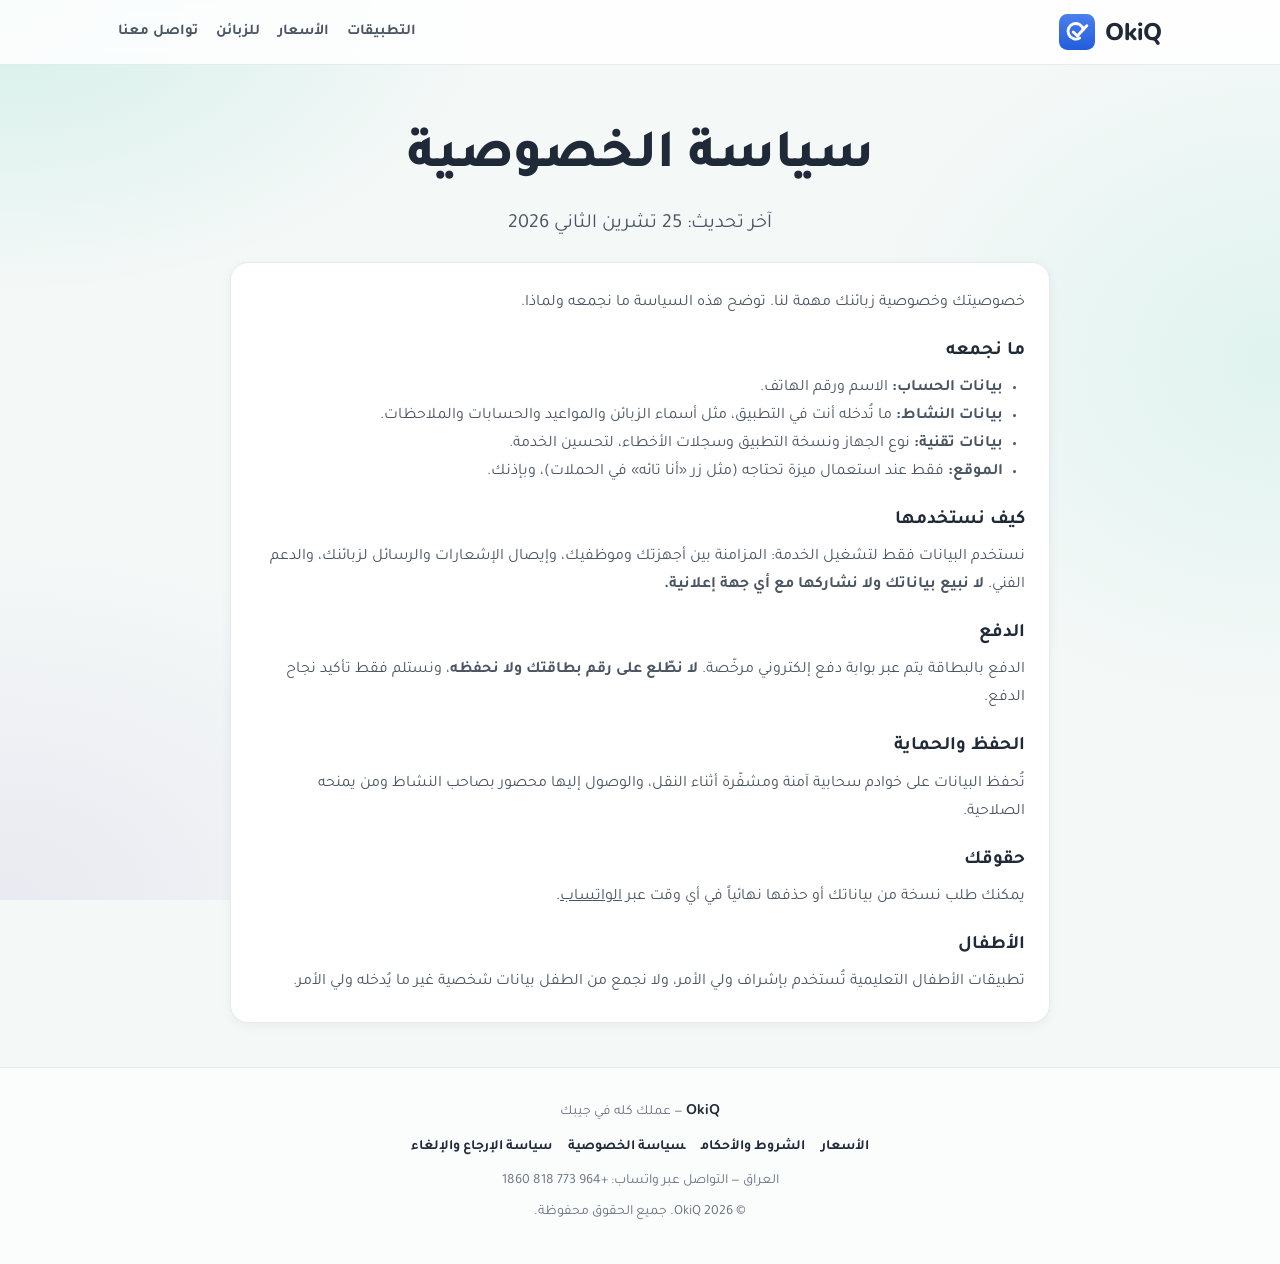
<file: privacy.html>
<!doctype html>
<html lang="ar" dir="rtl"><head><meta charset="utf-8">
<meta name="viewport" content="width=device-width, initial-scale=1">
<title>سياسة الخصوصية — OkiQ</title>
<meta name="description" content="سياسة الخصوصية">
<meta property="og:title" content="سياسة الخصوصية — OkiQ"><meta property="og:description" content="سياسة الخصوصية"><meta property="og:image" content="img/main.png">
<link rel="icon" href="img/main.png">
<link rel="preconnect" href="https://fonts.googleapis.com"><link rel="preconnect" href="https://fonts.gstatic.com" crossorigin>
<link href="https://fonts.googleapis.com/css2?family=Tajawal:wght@500;700;800&family=Nunito:wght@800&display=swap" rel="stylesheet">
<link rel="stylesheet" href="site.css">
</head><body style="--ac:#2563EB;--acsoft:#E4ECFC">
<header><div class="wrap"><a class="brand" href="index.html"><img src="img/logo.svg" alt="">OkiQ</a>
<nav><a href="index.html#apps">التطبيقات</a><a href="pricing.html">الأسعار</a><a class="hide" href="index.html#customers">للزبائن</a><a href="https://wa.me/9647738181860">تواصل معنا</a></nav></div></header>
<main><section class="hero" style="padding-bottom:10px"><div class="wrap"><h1>سياسة الخصوصية</h1><p class="note">آخر تحديث: 25 تشرين الثاني 2026</p></div></section><section style="padding-top:10px"><div class="wrap"><div class="doc"><p>خصوصيتك وخصوصية زبائنك مهمة لنا. توضح هذه السياسة ما نجمعه ولماذا.</p>
<h3>ما نجمعه</h3><ul><li><b>بيانات الحساب:</b> الاسم ورقم الهاتف.</li><li><b>بيانات النشاط:</b> ما تُدخله أنت في التطبيق، مثل أسماء الزبائن والمواعيد والحسابات والملاحظات.</li><li><b>بيانات تقنية:</b> نوع الجهاز ونسخة التطبيق وسجلات الأخطاء، لتحسين الخدمة.</li><li><b>الموقع:</b> فقط عند استعمال ميزة تحتاجه (مثل زر «أنا تائه» في الحملات)، وبإذنك.</li></ul>
<h3>كيف نستخدمها</h3><p>نستخدم البيانات فقط لتشغيل الخدمة: المزامنة بين أجهزتك وموظفيك، وإيصال الإشعارات والرسائل لزبائنك، والدعم الفني. <b>لا نبيع بياناتك ولا نشاركها مع أي جهة إعلانية.</b></p>
<h3>الدفع</h3><p>الدفع بالبطاقة يتم عبر بوابة دفع إلكتروني مرخّصة. <b>لا نطّلع على رقم بطاقتك ولا نحفظه</b>، ونستلم فقط تأكيد نجاح الدفع.</p>
<h3>الحفظ والحماية</h3><p>تُحفظ البيانات على خوادم سحابية آمنة ومشفّرة أثناء النقل، والوصول إليها محصور بصاحب النشاط ومن يمنحه الصلاحية.</p>
<h3>حقوقك</h3><p>يمكنك طلب نسخة من بياناتك أو حذفها نهائياً في أي وقت عبر <a href="https://wa.me/9647738181860">الواتساب</a>.</p>
<h3>الأطفال</h3><p>تطبيقات الأطفال التعليمية تُستخدم بإشراف ولي الأمر، ولا نجمع من الطفل بيانات شخصية غير ما يُدخله ولي الأمر.</p></div></div></section></main><footer><div class="wrap">
<p><b style="font-family:Nunito,sans-serif;color:var(--ink)">OkiQ</b> — عملك كله في جيبك</p>
<p class="links"><a href="pricing.html">الأسعار</a><a href="terms.html">الشروط والأحكام</a><a href="privacy.html">سياسة الخصوصية</a><a href="refund.html">سياسة الإرجاع والإلغاء</a></p>
<p>العراق — التواصل عبر واتساب: +964 773 818 1860</p>
<p style="margin-top:6px">© 2026 OkiQ. جميع الحقوق محفوظة.</p>
</div></footer>
<script src="site.js"></script>
</body></html>
</file>
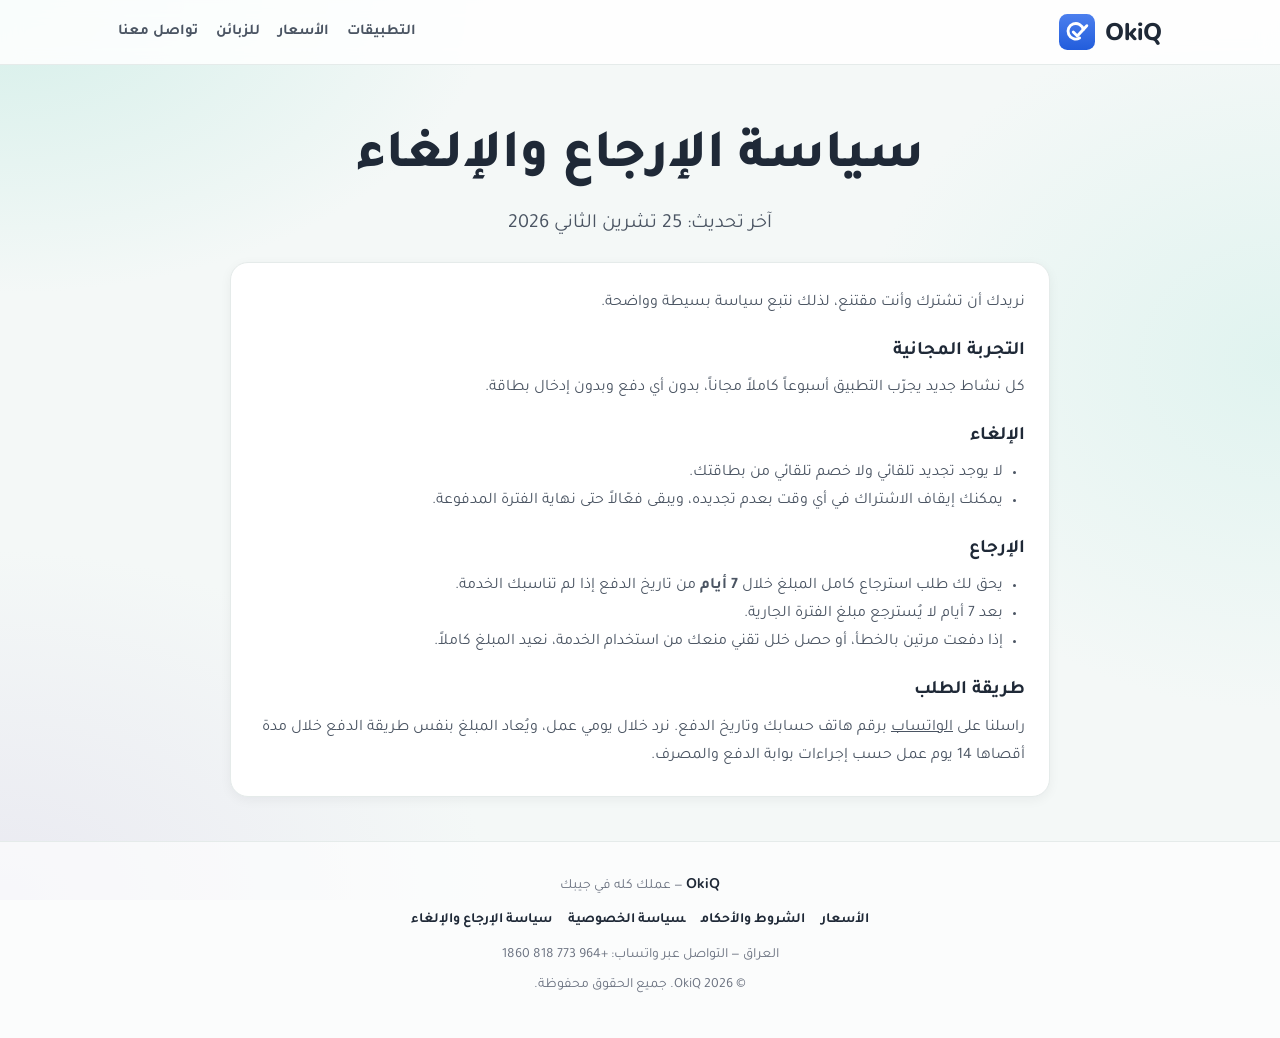
<file: refund.html>
<!doctype html>
<html lang="ar" dir="rtl"><head><meta charset="utf-8">
<meta name="viewport" content="width=device-width, initial-scale=1">
<title>سياسة الإرجاع والإلغاء — OkiQ</title>
<meta name="description" content="سياسة الإرجاع والإلغاء">
<meta property="og:title" content="سياسة الإرجاع والإلغاء — OkiQ"><meta property="og:description" content="سياسة الإرجاع والإلغاء"><meta property="og:image" content="img/main.png">
<link rel="icon" href="img/main.png">
<link rel="preconnect" href="https://fonts.googleapis.com"><link rel="preconnect" href="https://fonts.gstatic.com" crossorigin>
<link href="https://fonts.googleapis.com/css2?family=Tajawal:wght@500;700;800&family=Nunito:wght@800&display=swap" rel="stylesheet">
<link rel="stylesheet" href="site.css">
</head><body style="--ac:#2563EB;--acsoft:#E4ECFC">
<header><div class="wrap"><a class="brand" href="index.html"><img src="img/logo.svg" alt="">OkiQ</a>
<nav><a href="index.html#apps">التطبيقات</a><a href="pricing.html">الأسعار</a><a class="hide" href="index.html#customers">للزبائن</a><a href="https://wa.me/9647738181860">تواصل معنا</a></nav></div></header>
<main><section class="hero" style="padding-bottom:10px"><div class="wrap"><h1>سياسة الإرجاع والإلغاء</h1><p class="note">آخر تحديث: 25 تشرين الثاني 2026</p></div></section><section style="padding-top:10px"><div class="wrap"><div class="doc"><p>نريدك أن تشترك وأنت مقتنع، لذلك نتبع سياسة بسيطة وواضحة.</p>
<h3>التجربة المجانية</h3><p>كل نشاط جديد يجرّب التطبيق أسبوعاً كاملاً مجاناً، بدون أي دفع وبدون إدخال بطاقة.</p>
<h3>الإلغاء</h3><ul><li>لا يوجد تجديد تلقائي ولا خصم تلقائي من بطاقتك.</li><li>يمكنك إيقاف الاشتراك في أي وقت بعدم تجديده، ويبقى فعّالاً حتى نهاية الفترة المدفوعة.</li></ul>
<h3>الإرجاع</h3><ul><li>يحق لك طلب استرجاع كامل المبلغ خلال <b>7 أيام</b> من تاريخ الدفع إذا لم تناسبك الخدمة.</li><li>بعد 7 أيام لا يُسترجع مبلغ الفترة الجارية.</li><li>إذا دفعت مرتين بالخطأ، أو حصل خلل تقني منعك من استخدام الخدمة، نعيد المبلغ كاملاً.</li></ul>
<h3>طريقة الطلب</h3><p>راسلنا على <a href="https://wa.me/9647738181860">الواتساب</a> برقم هاتف حسابك وتاريخ الدفع. نرد خلال يومي عمل، ويُعاد المبلغ بنفس طريقة الدفع خلال مدة أقصاها 14 يوم عمل حسب إجراءات بوابة الدفع والمصرف.</p></div></div></section></main><footer><div class="wrap">
<p><b style="font-family:Nunito,sans-serif;color:var(--ink)">OkiQ</b> — عملك كله في جيبك</p>
<p class="links"><a href="pricing.html">الأسعار</a><a href="terms.html">الشروط والأحكام</a><a href="privacy.html">سياسة الخصوصية</a><a href="refund.html">سياسة الإرجاع والإلغاء</a></p>
<p>العراق — التواصل عبر واتساب: +964 773 818 1860</p>
<p style="margin-top:6px">© 2026 OkiQ. جميع الحقوق محفوظة.</p>
</div></footer>
<script src="site.js"></script>
</body></html>
</file>
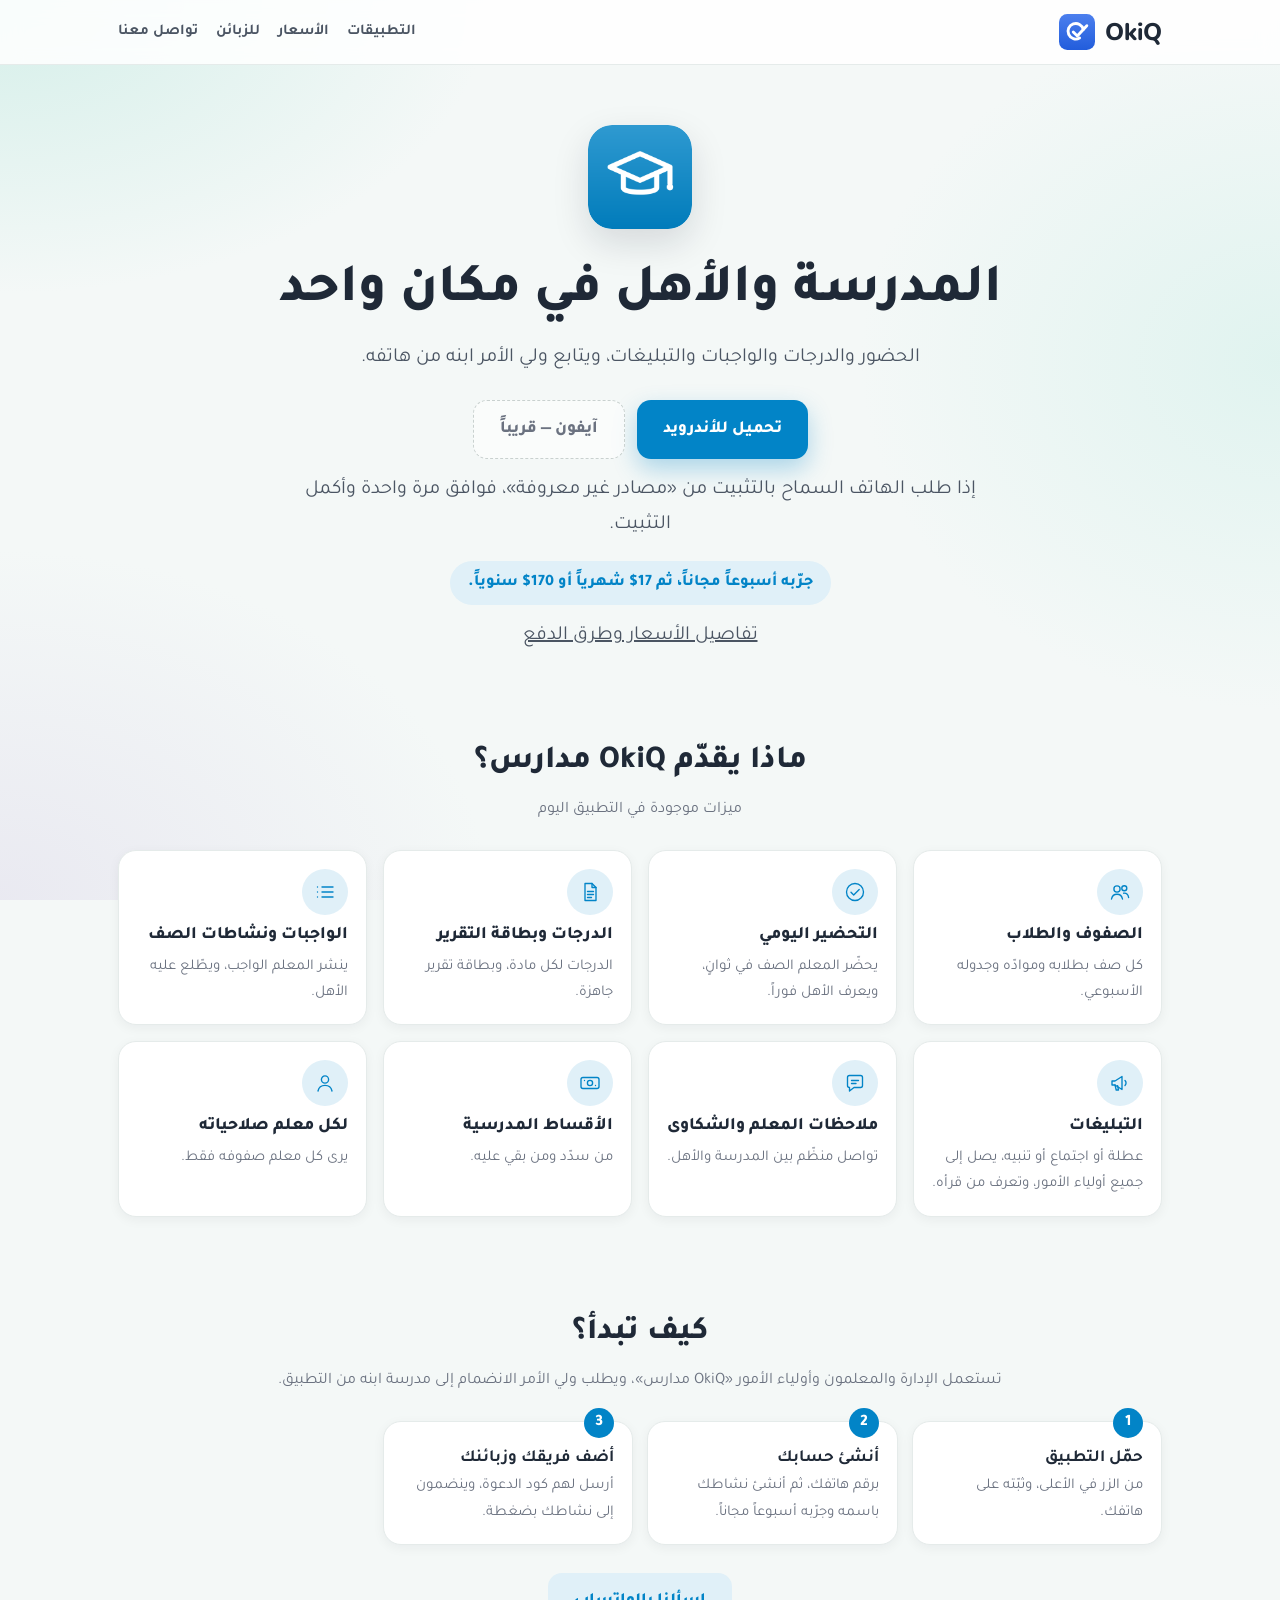
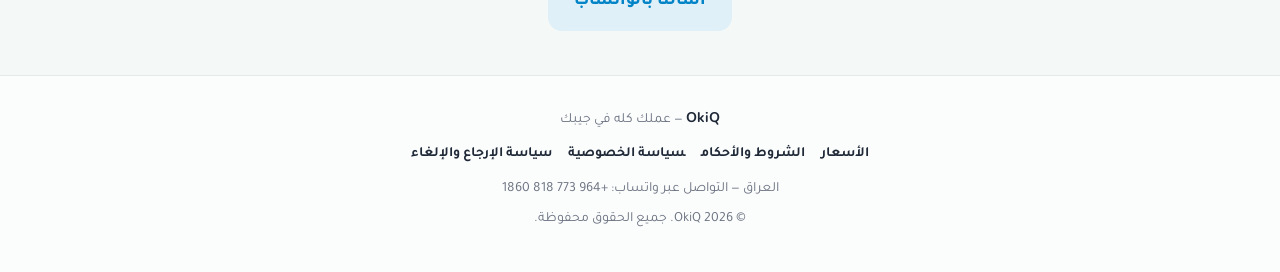
<file: school.html>
<!doctype html>
<html lang="ar" dir="rtl"><head><meta charset="utf-8">
<meta name="viewport" content="width=device-width, initial-scale=1">
<title>OkiQ مدارس — المدرسة والأهل في مكان واحد</title>
<meta name="description" content="الحضور والدرجات والواجبات والتبليغات، ويتابع ولي الأمر ابنه من هاتفه.">
<meta property="og:title" content="OkiQ مدارس — المدرسة والأهل في مكان واحد"><meta property="og:description" content="الحضور والدرجات والواجبات والتبليغات، ويتابع ولي الأمر ابنه من هاتفه."><meta property="og:image" content="img/school.png">
<link rel="icon" href="img/school.png">
<link rel="preconnect" href="https://fonts.googleapis.com"><link rel="preconnect" href="https://fonts.gstatic.com" crossorigin>
<link href="https://fonts.googleapis.com/css2?family=Tajawal:wght@500;700;800&family=Nunito:wght@800&display=swap" rel="stylesheet">
<link rel="stylesheet" href="site.css">
</head><body style="--ac:#0284C7;--acsoft:#E0F0F8">
<header><div class="wrap"><a class="brand" href="index.html"><img src="img/logo.svg" alt="">OkiQ</a>
<nav><a href="index.html#apps">التطبيقات</a><a href="pricing.html">الأسعار</a><a class="hide" href="index.html#customers">للزبائن</a><a href="https://wa.me/9647738181860">تواصل معنا</a></nav></div></header>
<main>
<section class="hero"><div class="wrap">
<img class="icon" src="img/school.png" alt="OkiQ مدارس">
<h1>المدرسة والأهل في مكان واحد</h1>
<p>الحضور والدرجات والواجبات والتبليغات، ويتابع ولي الأمر ابنه من هاتفه.</p>
<div class="dl">
<a class="btn main" data-apk="school" href="#">تحميل للأندرويد</a>
<span class="btn soon">آيفون — قريباً</span>
</div>
<p class="note">إذا طلب الهاتف السماح بالتثبيت من «مصادر غير معروفة»، فوافق مرة واحدة وأكمل التثبيت.</p>
<span class="pill" data-price="school">جرّبه أسبوعاً مجاناً، ثم 17$ شهرياً أو 170$ سنوياً.</span>
<p class="note"><a href="pricing.html">تفاصيل الأسعار وطرق الدفع</a></p>
</div></section>
<section><div class="wrap"><h2>ماذا يقدّم OkiQ مدارس؟</h2><p class="lead">ميزات موجودة في التطبيق اليوم</p><div class="grid"><div class="feat"><div class="e"><svg width="24" height="24" xmlns="http://www.w3.org/2000/svg" width="96" height="96" viewBox="0 0 24 24" fill="none" stroke="currentColor" stroke-width="1.35" stroke-linecap="round" stroke-linejoin="round"><circle cx="9" cy="9" r="3.1"/><path d="M3.5 19c.6-3.2 2.8-4.8 5.5-4.8s4.9 1.6 5.5 4.8"/><circle cx="16.3" cy="8.2" r="2.5"/><path d="M15.6 13.2c2.6-.3 4.5 1.1 5 4.3"/></svg></div><b>الصفوف والطلاب</b><p>كل صف بطلابه وموادّه وجدوله الأسبوعي.</p></div><div class="feat"><div class="e"><svg width="24" height="24" xmlns="http://www.w3.org/2000/svg" width="96" height="96" viewBox="0 0 24 24" fill="none" stroke="currentColor" stroke-width="1.35" stroke-linecap="round" stroke-linejoin="round"><circle cx="12" cy="12" r="8.5"/><path d="M8 12.3l2.7 2.7L16.2 9.5"/></svg></div><b>التحضير اليومي</b><p>يحضّر المعلم الصف في ثوانٍ، ويعرف الأهل فوراً.</p></div><div class="feat"><div class="e"><svg width="24" height="24" xmlns="http://www.w3.org/2000/svg" width="96" height="96" viewBox="0 0 24 24" fill="none" stroke="currentColor" stroke-width="1.35" stroke-linecap="round" stroke-linejoin="round"><path d="M7 3.5h7l4 4v13H7z"/><path d="M14 3.5v4h4M9.5 11.5h6M9.5 14.5h6M9.5 17.5h4"/></svg></div><b>الدرجات وبطاقة التقرير</b><p>الدرجات لكل مادة، وبطاقة تقرير جاهزة.</p></div><div class="feat"><div class="e"><svg width="24" height="24" xmlns="http://www.w3.org/2000/svg" width="96" height="96" viewBox="0 0 24 24" fill="none" stroke="currentColor" stroke-width="1.35" stroke-linecap="round" stroke-linejoin="round"><path d="M9 7h11M9 12h11M9 17h11M4.5 7h.01M4.5 12h.01M4.5 17h.01"/></svg></div><b>الواجبات ونشاطات الصف</b><p>ينشر المعلم الواجب، ويطّلع عليه الأهل.</p></div><div class="feat"><div class="e"><svg width="24" height="24" xmlns="http://www.w3.org/2000/svg" width="96" height="96" viewBox="0 0 24 24" fill="none" stroke="currentColor" stroke-width="1.35" stroke-linecap="round" stroke-linejoin="round"><path d="M4 10v4h3l7 4.5V5.5L7 10z"/><path d="M7 14l1.2 5h2.3L9.6 14.6M17 9.5a3.5 3.5 0 0 1 0 5"/></svg></div><b>التبليغات</b><p>عطلة أو اجتماع أو تنبيه، يصل إلى جميع أولياء الأمور، وتعرف من قرأه.</p></div><div class="feat"><div class="e"><svg width="24" height="24" xmlns="http://www.w3.org/2000/svg" width="96" height="96" viewBox="0 0 24 24" fill="none" stroke="currentColor" stroke-width="1.35" stroke-linecap="round" stroke-linejoin="round"><path d="M4.5 6.5a2 2 0 0 1 2-2h11a2 2 0 0 1 2 2v8a2 2 0 0 1-2 2H11l-4.5 3.5v-3.5h0a2 2 0 0 1-2-2z"/><path d="M8.5 9.5h7M8.5 12.5h4.5"/></svg></div><b>ملاحظات المعلم والشكاوى</b><p>تواصل منظّم بين المدرسة والأهل.</p></div><div class="feat"><div class="e"><svg width="24" height="24" xmlns="http://www.w3.org/2000/svg" width="96" height="96" viewBox="0 0 24 24" fill="none" stroke="currentColor" stroke-width="1.35" stroke-linecap="round" stroke-linejoin="round"><rect x="3" y="6.5" width="18" height="11" rx="2"/><circle cx="12" cy="12" r="2.6"/><path d="M6.5 9.5v.01M17.5 14.5v.01"/></svg></div><b>الأقساط المدرسية</b><p>من سدّد ومن بقي عليه.</p></div><div class="feat"><div class="e"><svg width="24" height="24" xmlns="http://www.w3.org/2000/svg" width="96" height="96" viewBox="0 0 24 24" fill="none" stroke="currentColor" stroke-width="1.35" stroke-linecap="round" stroke-linejoin="round"><circle cx="12" cy="8.5" r="3.6"/><path d="M5 20c.8-3.8 3.6-5.6 7-5.6s6.2 1.8 7 5.6"/></svg></div><b>لكل معلم صلاحياته</b><p>يرى كل معلم صفوفه فقط.</p></div></div></div></section>
<section><div class="wrap"><h2>كيف تبدأ؟</h2><p class="lead">تستعمل الإدارة والمعلمون وأولياء الأمور «OkiQ مدارس»، ويطلب ولي الأمر الانضمام إلى مدرسة ابنه من التطبيق.</p><div class="steps">
<div class="step"><b>حمّل التطبيق</b><p>من الزر في الأعلى، وثبّته على هاتفك.</p></div>
<div class="step"><b>أنشئ حسابك</b><p>برقم هاتفك، ثم أنشئ نشاطك باسمه وجرّبه أسبوعاً مجاناً.</p></div>
<div class="step"><b>أضف فريقك وزبائنك</b><p>أرسل لهم كود الدعوة، وينضمون إلى نشاطك بضغطة.</p></div>
</div>
<div class="dl" style="margin-top:28px"><a class="btn ghost" href="https://wa.me/9647738181860?text=السلام عليكم، أودّ معرفة المزيد عن OkiQ مدارس">اسألنا بالواتساب</a></div>
</div></section>
</main><footer><div class="wrap">
<p><b style="font-family:Nunito,sans-serif;color:var(--ink)">OkiQ</b> — عملك كله في جيبك</p>
<p class="links"><a href="pricing.html">الأسعار</a><a href="terms.html">الشروط والأحكام</a><a href="privacy.html">سياسة الخصوصية</a><a href="refund.html">سياسة الإرجاع والإلغاء</a></p>
<p>العراق — التواصل عبر واتساب: +964 773 818 1860</p>
<p style="margin-top:6px">© 2026 OkiQ. جميع الحقوق محفوظة.</p>
</div></footer>
<script src="site.js"></script>
</body></html>
</file>
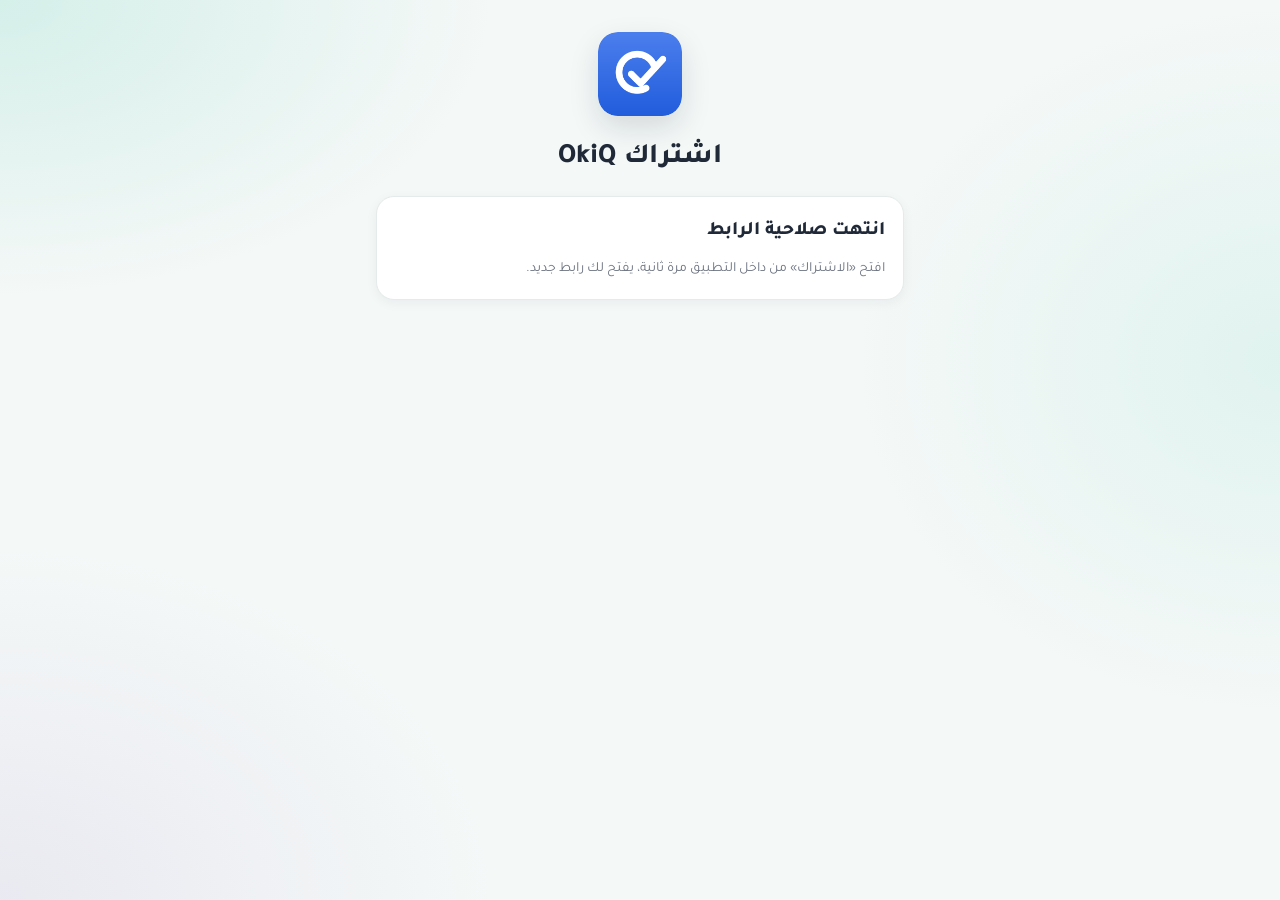
<file: subscribe.html>
<!doctype html>
<html lang="ar" dir="rtl">
<head>
<meta charset="utf-8">
<meta name="viewport" content="width=device-width, initial-scale=1">
<meta name="robots" content="noindex">
<title>الاشتراك — OkiQ</title>
<link rel="icon" href="img/main.png">
<link rel="preconnect" href="https://fonts.googleapis.com"><link rel="preconnect" href="https://fonts.gstatic.com" crossorigin>
<link href="https://fonts.googleapis.com/css2?family=Tajawal:wght@500;700;800&display=swap" rel="stylesheet">
<link rel="stylesheet" href="site.css">
<style>
.sub{max-width:560px;margin:0 auto;padding:22px 16px 60px}
.top{text-align:center;padding:10px 0 4px}
.top img{width:84px;height:84px;border-radius:20px;box-shadow:0 12px 30px #0f172a22}
.top h1{font-size:28px;font-weight:800;color:#1F2937;margin-top:12px;line-height:1.3}
.top p{color:#4B5563;font-size:15px}
.card{background:#fff;border:1px solid #E5EBEA;border-radius:18px;padding:18px;margin-top:16px;box-shadow:0 3px 12px #0f172a0d}
.card h2{font-size:19px;color:#1F2937;font-weight:800;margin-bottom:8px;text-align:right}
.muted{color:#6B7280;font-size:14px}
.note{background:#E8EFFD;border-color:#cddcfa}
.status{display:flex;gap:10px;align-items:center;justify-content:center;font-weight:700;color:#1F2937}
.dot{width:10px;height:10px;border-radius:5px;background:#16A34A}
.plans{display:grid;grid-template-columns:1fr 1fr;gap:12px;margin-top:6px}
.plan{border:1.5px solid #E5EBEA;border-radius:16px;padding:14px;text-align:center;cursor:pointer;background:#fff;transition:.15s}
.plan.on{border-color:#2563EB;background:#E8EFFD}
.plan b{display:block;font-size:17px}
.plan .usd{font-size:26px;font-weight:800;color:#1D4ED8}
.plan .iqd{color:#4B5563;font-size:14px}
.plan .tag{display:inline-block;margin-top:6px;font-size:12px;color:#fff;background:#16A34A;border-radius:10px;padding:1px 10px;font-weight:700}
.gold{display:block;width:100%;border:0;border-radius:14px;height:54px;margin-top:16px;font:800 18px Tajawal;color:#fff;cursor:pointer;background:#2563EB}
.gold:disabled{opacity:.6}
.line{display:flex;justify-content:space-between;align-items:center;gap:10px;background:#F8FAFA;border:1px solid #E5EBEA;border-radius:14px;padding:12px 14px;margin-top:10px}
.line .v{font-size:24px;font-weight:800;color:#1D4ED8;direction:ltr}
.line .k{color:#4B5563;font-size:14px}
.copy{border:0;background:#E8EFFD;color:#1D4ED8;border-radius:12px;padding:6px 14px;font:700 14px Tajawal;cursor:pointer;white-space:nowrap}
.strike{text-decoration:line-through;color:#6B7280;font-size:15px}
.gift{color:#fff;background:#16A34A;border-radius:10px;padding:1px 10px;font-size:13px;font-weight:800}
.warn{border:1px solid #FECACA;background:#FEF2F2;border-radius:14px;padding:12px 14px;margin-top:12px;color:#991B1B;font-size:14.5px}
.steps{counter-reset:s;margin-top:6px}
.steps li{list-style:none;position:relative;padding-inline-start:34px;margin:10px 0;color:#1F2937;font-size:15px}
.steps li:before{counter-increment:s;content:counter(s);position:absolute;inset-inline-start:0;top:1px;width:24px;height:24px;border-radius:12px;background:#2563EB;color:#fff;font-size:13px;display:flex;align-items:center;justify-content:center;font-weight:800}
input.code{width:100%;height:50px;border-radius:14px;border:1px solid #D1D5DB;background:#fff;color:#1F2937;font:700 17px Tajawal;padding:0 14px;direction:ltr;text-align:center;letter-spacing:1px}
.ok{text-align:center}
.ok .big{font-size:56px}
.err{color:#DC2626;text-align:center;margin-top:10px;font-weight:700}
.hide{display:none}
.wait{display:flex;gap:8px;align-items:center;justify-content:center;color:#4B5563;margin-top:12px;font-size:14px}
.spin{width:14px;height:14px;border:2px solid #cddcfa;border-top-color:#2563EB;border-radius:50%;animation:r 1s linear infinite}
@keyframes r{to{transform:rotate(360deg)}}
</style>
</head>
<body>
<div class="sub">
  <div class="top">
    <img id="icon" src="img/main.png" alt="">
    <h1 id="title">اشتراك OkiQ</h1>
    <p id="wsName">جارٍ التحميل ...</p>
  </div>

  <div id="expired" class="card hide"><h2>انتهت صلاحية الرابط</h2><p class="muted">افتح «الاشتراك» من داخل التطبيق مرة ثانية، يفتح لك رابط جديد.</p></div>

  <div id="main" class="hide">
    <div class="card"><div class="status"><span class="dot"></span><span id="state"></span></div></div>
    <div class="card hide" id="notice"><div class="err" id="noticeText" style="display:block"></div></div>
    <div class="card hide" id="season"><h2>حملات الحج مجانية بموسم الحج</h2><p class="muted">التطبيق مجاني لقوافل الحج والحجاج طوال موسم الحج. الاشتراك يلزم فقط للعمرة والزيارات خارج الموسم، ويدفعه صاحب الحملة وحده، والمعتمرون والزوار لا يدفعون شيئاً.</p></div>

    <div class="card note">
      <h2>لماذا الاشتراك من الموقع؟</h2>
      <p>الدفع داخل التطبيقات عبر <b>Google Play</b> غير متاح حالياً للمطوّرين في العراق، والقيد من Google Play وليس منا. لذلك نستقبل الاشتراك مؤقتاً بالحوالة عبر <b>سوبر كي</b>، ويتفعّل اشتراكك تلقائياً بعد وصول الحوالة.</p>
      <p class="muted" style="margin-top:8px">قريباً يصير الاشتراك من داخل التطبيق مباشرة، حين يتوفر الدفع عبر Google Play في العراق.</p>
    </div>

    <div class="card" id="choose">
      <h2>اختر مدة الاشتراك</h2>
      <div class="plans">
        <div class="plan on" data-p="month"><b>شهري</b><div class="usd" id="pm"></div><div class="iqd" id="pmi"></div></div>
        <div class="plan" data-p="year"><b>سنوي</b><div class="usd" id="py"></div><div class="iqd" id="pyi"></div></div>
      </div>
      <button class="gold" id="go">اشترك عبر سوبر كي</button>
      <p class="muted" style="margin-top:10px;text-align:center">المبلغ بالدينار حسب سعر الصرف الرسمي اليوم.</p>
      <div id="qiOff" class="err hide">الحوالة عبر سوبر كي متوقفة مؤقتاً. استعمل كود الاشتراك بالأسفل إذا عندك واحد.</div>
    </div>

    <div class="card hide" id="pay">
      <h2>حوّل هذا المبلغ بالضبط</h2>
      <div class="line"><div><div class="k">المبلغ <span class="strike" id="listed"></span> <span class="gift" id="gift">خصم لك فقط</span></div><div class="v" id="amount"></div></div><button class="copy" data-c="amount">نسخ</button></div>
      <div class="line"><div><div class="k">إلى بطاقة سوبر كي باسم <b id="holder"></b></div><div class="v" id="account" style="font-size:20px"></div></div><button class="copy" data-c="account">نسخ</button></div>
      <ol class="steps">
        <li>افتح تطبيق <b>سوبر كي</b> واختر التحويل إلى بطاقة.</li>
        <li>الصق رقم البطاقة، ثم الصق المبلغ كما هو بدون تقريب.</li>
        <li>أكمل التحويل، وارجع لهذه الصفحة أو للتطبيق: يتفعّل اشتراكك تلقائياً خلال دقائق.</li>
      </ol>
      <div class="warn">
        <b>لماذا المبلغ غريب؟</b> كل مشترك يحصل على <b>خصم عشوائي صغير</b> يجعل مبلغه مميزاً عن غيره، وبهذا المبلغ نعرف حوالتك ونفعّل اشتراكك تلقائياً بدون أن تراسل أحداً.<br>
        • إذا حوّلت المبلغ <b>بالضبط</b>: التفعيل تلقائي خلال دقائق.<br>
        • إذا حوّلت مبلغاً <b>مختلفاً</b>: تتم المراجعة يدوياً وقد يتأخر التفعيل عدة ساعات.<br>
        • المبلغ محجوز لك حتى <b id="until"></b>.<br>
        • تأكد من رقم البطاقة قبل التحويل، فلا نتحمل الحوالة إلى رقم خاطئ.
      </div>
      <button class="gold" id="claim">حوّلت المبلغ</button>
      <p class="muted" id="claimHint" style="margin-top:8px;text-align:center">اضغطه بعد إتمام التحويل: يتفعّل نشاطك مؤقتاً 24 ساعة لحين وصول الحوالة وتأكيدها.</p>
      <div class="err hide" id="claimErr"></div>
      <div class="wait" id="waiting"><span class="spin"></span>بانتظار وصول الحوالة ...</div>
    </div>

    <div class="card hide ok" id="done"><div class="big">✓</div><h2>تمّ تفعيل اشتراكك</h2><p id="doneText"></p><p class="muted">ارجع للتطبيق، وإذا ما ظهر التحديث اسحب الصفحة للأسفل.</p></div>

    <div class="card">
      <h2>عندك كود اشتراك؟</h2>
      <input class="code" id="code" placeholder="M-XXXX-XXXX-XXXX" autocomplete="off">
      <button class="gold" id="redeem">تفعيل الكود</button>
      <div class="err hide" id="codeErr"></div>
    </div>

    <p class="muted" style="text-align:center;margin-top:18px">لا نطلب منك رقم بطاقتك ولا أي رمز سري أبداً.</p>
  </div>
</div>

<script>
const API = 'https://midad-api.mostafa1muhamd2jasm333333.workers.dev';
const t = (location.hash.match(/t=([A-Za-z0-9_-]+)/) || [])[1] || '';
const $ = id => document.getElementById(id);
const fmt = n => Number(n).toLocaleString('en-US');
const date = ms => new Date(ms).toLocaleDateString('ar-IQ', { day: 'numeric', month: 'long', year: 'numeric' });
const time = ms => new Date(ms).toLocaleTimeString('ar-IQ', { hour: 'numeric', minute: '2-digit' });
const FACES = { clinic: ['clinic', 'OkiQ عيادات'], generator: ['generator', 'OkiQ أمبيرات'], trips: ['hajj', 'OkiQ حملات'], school: ['school', 'OkiQ مدارس'], internet: ['internet', 'OkiQ إنترنت'], pages: ['orders', 'OkiQ بيجات'] };
let period = 'month', order = null, poll = null, manualOnly = false;

async function api(path, opts) {
  const r = await fetch(API + '/pay/link/' + t + path, opts);
  const j = await r.json().catch(() => ({}));
  if (!r.ok) { const e = new Error(j.message || 'تعذّر الاتصال'); e.status = r.status; throw e; }
  return j;
}

async function load() {
  if (!t) { $('expired').classList.remove('hide'); $('wsName').textContent = ''; return; }
  let w;
  try { w = await api(''); }
  catch (e) { $('wsName').textContent = ''; $('expired').classList.remove('hide'); if (e.status !== 410) $('expired').querySelector('p').textContent = e.message; return; }
  const f = FACES[w.type] || (w.kind === 'installments' ? ['installments', 'OkiQ أقساط'] : ['main', 'OkiQ']);
  $('icon').src = 'img/' + f[0] + '.png';
  $('title').textContent = 'اشتراك ' + f[1];
  $('wsName').textContent = w.name;
  $('state').textContent = w.free ? 'اشتراك مجاني'
    : w.hajjSeason ? 'مجاني الآن: موسم الحج'
    : w.provisional ? 'تفعيل مؤقت حتى ' + time(w.provisional.until) + ' لحين تأكيد الحوالة'
    : w.active ? 'الاشتراك فعّال حتى ' + date(w.planUntil) : 'الاشتراك منتهٍ — جدّده الآن';
  if (w.notice) { $('noticeText').textContent = w.notice; $('notice').classList.remove('hide'); }
  if (w.seasonKind) $('season').classList.remove('hide');
  manualOnly = !!w.manualOnly;
  $('pm').textContent = w.usd.month + '$'; $('py').textContent = w.usd.year + '$';
  $('pmi').textContent = w.iqd.month ? '≈ ' + fmt(w.iqd.month) + ' د.ع' : '';
  $('pyi').textContent = w.iqd.year ? '≈ ' + fmt(w.iqd.year) + ' د.ع' : '';
  if (!w.qi) { $('go').disabled = true; $('qiOff').classList.remove('hide'); }
  $('main').classList.remove('hide');
}

document.querySelectorAll('.plan').forEach(p => p.onclick = () => {
  document.querySelectorAll('.plan').forEach(x => x.classList.remove('on'));
  p.classList.add('on'); period = p.dataset.p;
});

$('go').onclick = async () => {
  $('go').disabled = true;
  try {
    order = await api('/qi', { method: 'POST', headers: { 'content-type': 'application/json' }, body: JSON.stringify({ period }) });
    $('amount').textContent = fmt(order.amount);
    $('listed').textContent = order.discount > 0 ? fmt(order.listed) : '';
    $('gift').style.display = order.discount > 0 ? '' : 'none';
    $('account').textContent = order.account;
    $('holder').textContent = order.holder || '';
    $('until').textContent = time(order.validUntil);
    if (manualOnly) { $('claim').classList.add('hide'); $('claimHint').textContent = 'التفعيل المؤقت متوقف لهذا النشاط: بعد التحويل تواصل مع الدعم ليُفعَّل يدوياً.'; }
    $('choose').classList.add('hide');
    $('pay').classList.remove('hide');
    $('pay').scrollIntoView({ behavior: 'smooth' });
    clearInterval(poll); poll = setInterval(check, 10000);
  } catch (e) { alert(e.message); $('go').disabled = false; }
};

async function check() {
  if (!order) return;
  try {
    const s = await api('/order/' + order.orderId);
    if (s.status === 'paid') {
      clearInterval(poll);
      $('pay').classList.add('hide');
      $('doneText').textContent = 'فعّال حتى ' + date(s.planUntil) + '. شكراً لك.';
      $('done').classList.remove('hide');
      $('done').scrollIntoView({ behavior: 'smooth' });
    } else if (s.status === 'claimed') {
      $('waiting').innerHTML = '<span class="spin"></span>نشاطك مفعّل مؤقتاً 24 ساعة. بانتظار وصول الحوالة وتأكيدها ...';
    } else if (s.status === 'failed') {
      clearInterval(poll);
      $('waiting').textContent = s.notice || 'لم تتأكد الحوالة خلال 24 ساعة، فتوقف التفعيل المؤقت. تواصل مع الدعم.';
    } else if (s.status === 'expired') {
      clearInterval(poll);
      $('waiting').innerHTML = 'انتهت مدة حجز المبلغ. إذا حوّلت فعلاً فسيُراجع يدوياً، وإلا اطلب مبلغاً جديداً.';
    }
  } catch { }
}

document.querySelectorAll('.copy').forEach(b => b.onclick = async () => {
  const v = $(b.dataset.c).textContent.replace(/[^0-9]/g, '');
  try { await navigator.clipboard.writeText(v); b.textContent = '✓ نُسخ'; setTimeout(() => b.textContent = 'نسخ', 1500); }
  catch { prompt('انسخ:', v); }
});

$('claim').onclick = async () => {
  if (!order) return;
  if (!confirm('هل أتممت تحويل المبلغ فعلاً؟ يتفعّل نشاطك مؤقتاً 24 ساعة، وإذا لم تصل الحوالة يتوقف التفعيل.')) return;
  $('claim').disabled = true; $('claimErr').classList.add('hide');
  try {
    const r = await api('/claim', { method: 'POST', headers: { 'content-type': 'application/json' }, body: JSON.stringify({ orderId: order.orderId }) });
    if (r.status === 'paid') { check(); return; }
    $('claim').classList.add('hide');
    $('claimHint').textContent = 'تم: نشاطك مفعّل مؤقتاً حتى ' + time(r.provisionalUntil) + '. يتأكد التفعيل تلقائياً عند وصول الحوالة.';
    $('state').textContent = 'تفعيل مؤقت حتى ' + time(r.provisionalUntil) + ' لحين تأكيد الحوالة';
  } catch (e) { $('claim').disabled = false; $('claimErr').textContent = e.message; $('claimErr').classList.remove('hide'); }
};

$('redeem').onclick = async () => {
  const code = $('code').value.trim();
  if (!code) return;
  $('codeErr').classList.add('hide');
  try {
    const r = await api('/redeem', { method: 'POST', headers: { 'content-type': 'application/json' }, body: JSON.stringify({ code }) });
    $('doneText').textContent = r.planUntil ? 'فعّال حتى ' + date(r.planUntil) + '.' : 'تمّ تفعيل الكود.';
    $('done').classList.remove('hide');
    $('done').scrollIntoView({ behavior: 'smooth' });
  } catch (e) { $('codeErr').textContent = e.message; $('codeErr').classList.remove('hide'); }
};

load();
</script>
</body>
</html>
</file>
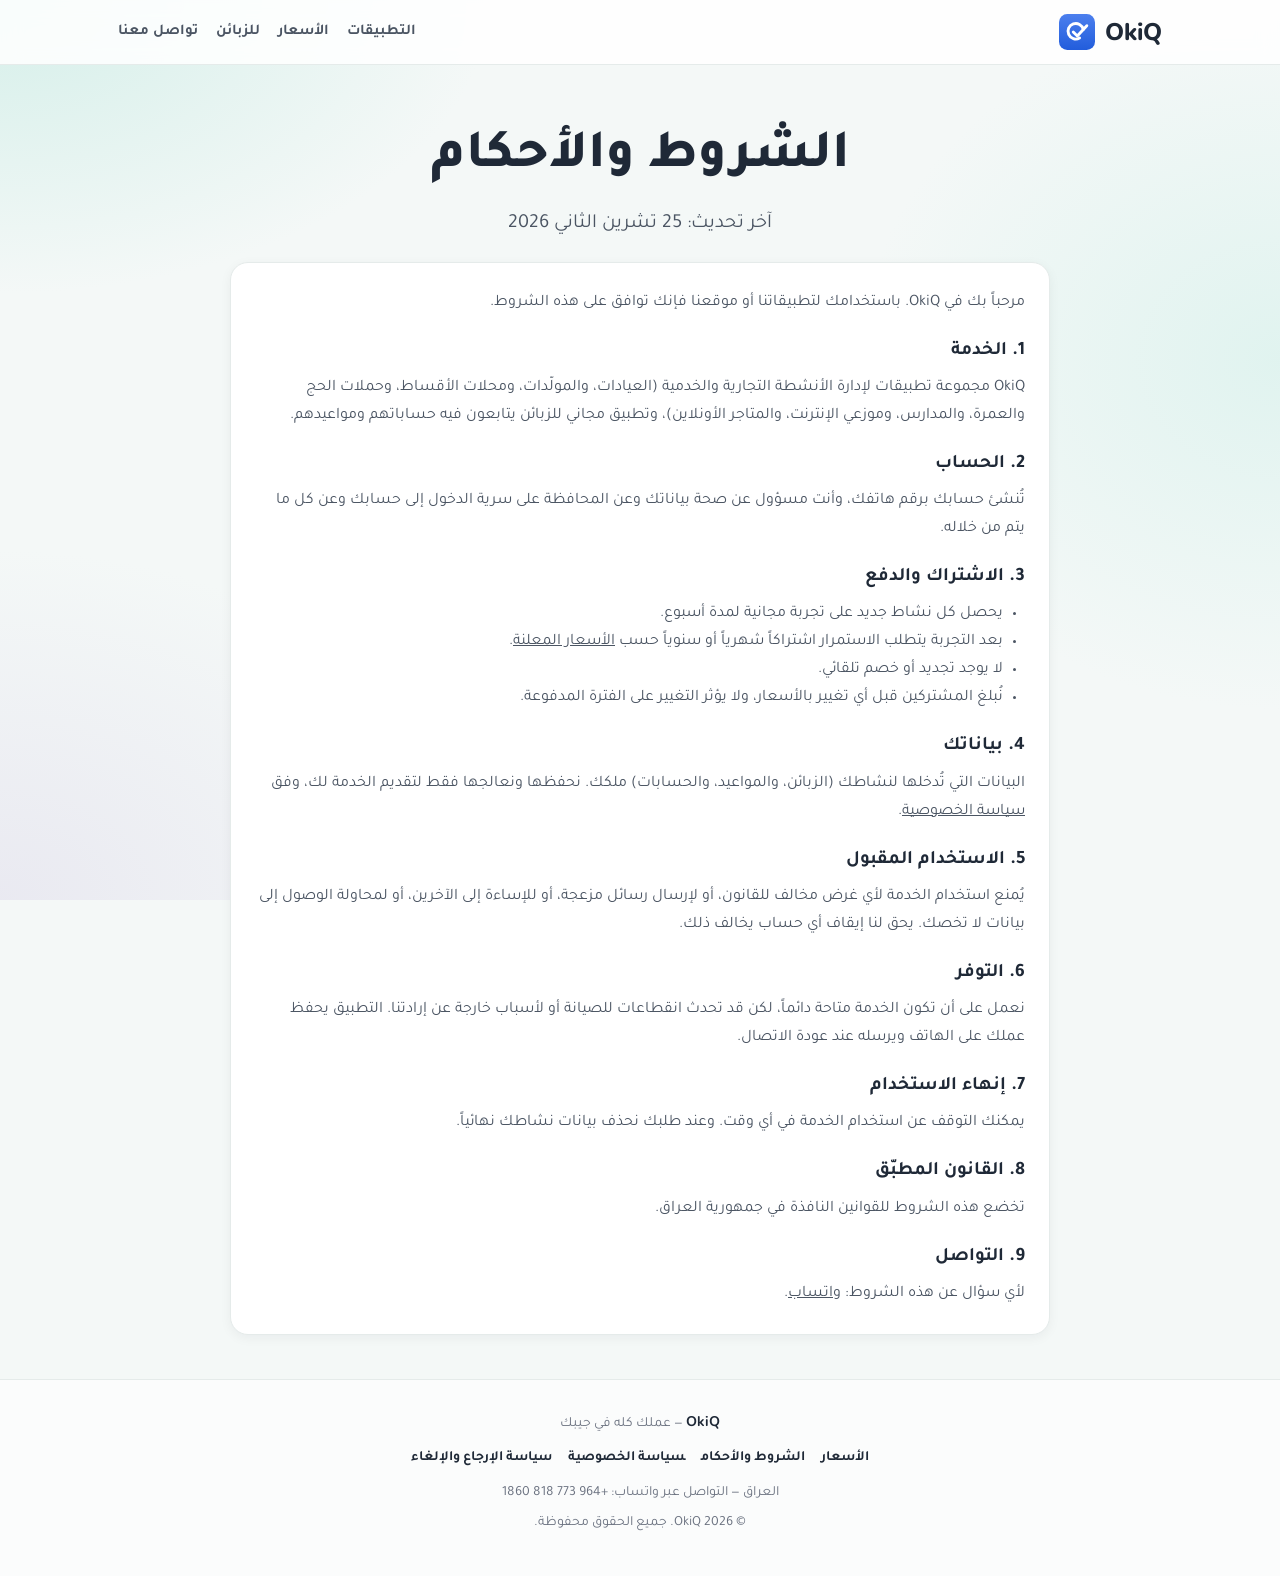
<file: terms.html>
<!doctype html>
<html lang="ar" dir="rtl"><head><meta charset="utf-8">
<meta name="viewport" content="width=device-width, initial-scale=1">
<title>الشروط والأحكام — OkiQ</title>
<meta name="description" content="الشروط والأحكام">
<meta property="og:title" content="الشروط والأحكام — OkiQ"><meta property="og:description" content="الشروط والأحكام"><meta property="og:image" content="img/main.png">
<link rel="icon" href="img/main.png">
<link rel="preconnect" href="https://fonts.googleapis.com"><link rel="preconnect" href="https://fonts.gstatic.com" crossorigin>
<link href="https://fonts.googleapis.com/css2?family=Tajawal:wght@500;700;800&family=Nunito:wght@800&display=swap" rel="stylesheet">
<link rel="stylesheet" href="site.css">
</head><body style="--ac:#2563EB;--acsoft:#E4ECFC">
<header><div class="wrap"><a class="brand" href="index.html"><img src="img/logo.svg" alt="">OkiQ</a>
<nav><a href="index.html#apps">التطبيقات</a><a href="pricing.html">الأسعار</a><a class="hide" href="index.html#customers">للزبائن</a><a href="https://wa.me/9647738181860">تواصل معنا</a></nav></div></header>
<main><section class="hero" style="padding-bottom:10px"><div class="wrap"><h1>الشروط والأحكام</h1><p class="note">آخر تحديث: 25 تشرين الثاني 2026</p></div></section><section style="padding-top:10px"><div class="wrap"><div class="doc"><p>مرحباً بك في OkiQ. باستخدامك لتطبيقاتنا أو موقعنا فإنك توافق على هذه الشروط.</p>
<h3>1. الخدمة</h3><p>OkiQ مجموعة تطبيقات لإدارة الأنشطة التجارية والخدمية (العيادات، والمولّدات، ومحلات الأقساط، وحملات الحج والعمرة، والمدارس، وموزعي الإنترنت، والمتاجر الأونلاين)، وتطبيق مجاني للزبائن يتابعون فيه حساباتهم ومواعيدهم.</p>
<h3>2. الحساب</h3><p>تُنشئ حسابك برقم هاتفك، وأنت مسؤول عن صحة بياناتك وعن المحافظة على سرية الدخول إلى حسابك وعن كل ما يتم من خلاله.</p>
<h3>3. الاشتراك والدفع</h3><ul><li>يحصل كل نشاط جديد على تجربة مجانية لمدة أسبوع.</li><li>بعد التجربة يتطلب الاستمرار اشتراكاً شهرياً أو سنوياً حسب <a href="pricing.html">الأسعار المعلنة</a>.</li><li>لا يوجد تجديد أو خصم تلقائي.</li><li>نُبلغ المشتركين قبل أي تغيير بالأسعار، ولا يؤثر التغيير على الفترة المدفوعة.</li></ul>
<h3>4. بياناتك</h3><p>البيانات التي تُدخلها لنشاطك (الزبائن، والمواعيد، والحسابات) ملكك. نحفظها ونعالجها فقط لتقديم الخدمة لك، وفق <a href="privacy.html">سياسة الخصوصية</a>.</p>
<h3>5. الاستخدام المقبول</h3><p>يُمنع استخدام الخدمة لأي غرض مخالف للقانون، أو لإرسال رسائل مزعجة، أو للإساءة إلى الآخرين، أو لمحاولة الوصول إلى بيانات لا تخصك. يحق لنا إيقاف أي حساب يخالف ذلك.</p>
<h3>6. التوفر</h3><p>نعمل على أن تكون الخدمة متاحة دائماً، لكن قد تحدث انقطاعات للصيانة أو لأسباب خارجة عن إرادتنا. التطبيق يحفظ عملك على الهاتف ويرسله عند عودة الاتصال.</p>
<h3>7. إنهاء الاستخدام</h3><p>يمكنك التوقف عن استخدام الخدمة في أي وقت. وعند طلبك نحذف بيانات نشاطك نهائياً.</p>
<h3>8. القانون المطبّق</h3><p>تخضع هذه الشروط للقوانين النافذة في جمهورية العراق.</p>
<h3>9. التواصل</h3><p>لأي سؤال عن هذه الشروط: <a href="https://wa.me/9647738181860">واتساب</a>.</p></div></div></section></main><footer><div class="wrap">
<p><b style="font-family:Nunito,sans-serif;color:var(--ink)">OkiQ</b> — عملك كله في جيبك</p>
<p class="links"><a href="pricing.html">الأسعار</a><a href="terms.html">الشروط والأحكام</a><a href="privacy.html">سياسة الخصوصية</a><a href="refund.html">سياسة الإرجاع والإلغاء</a></p>
<p>العراق — التواصل عبر واتساب: +964 773 818 1860</p>
<p style="margin-top:6px">© 2026 OkiQ. جميع الحقوق محفوظة.</p>
</div></footer>
<script src="site.js"></script>
</body></html>
</file>
<file: site.css>
:root{--bg:#F4F8F7;--card:#fff;--line:#E5EBEA;--ink:#1F2937;--soft:#4B5563;--muted:#6B7280;--ac:#2563EB;--acsoft:#E8EFFD}
*{box-sizing:border-box;margin:0;padding:0}
html{scroll-behavior:smooth}
body{font-family:Tajawal,system-ui,sans-serif;background:var(--bg);color:var(--ink);line-height:1.75;overflow-x:hidden;
 background-image:radial-gradient(700px 420px at 0 0,#CDEDE6cc,transparent 70%),radial-gradient(600px 500px at 100% 40%,#D3F0EA99,transparent 70%),radial-gradient(700px 500px at 0 100%,#E4E2EEaa,transparent 70%);background-attachment:fixed}
a{color:inherit}
.wrap{max-width:1080px;margin:0 auto;padding:0 18px}
header{position:sticky;top:0;z-index:5;background:#ffffffd9;backdrop-filter:blur(10px);border-bottom:1px solid var(--line)}
header .wrap{display:flex;align-items:center;justify-content:space-between;height:64px}
.brand{display:flex;align-items:center;gap:10px;text-decoration:none;font:800 24px Nunito,Tajawal,sans-serif;direction:ltr}
.brand img{width:36px;height:36px}
nav{display:flex;align-items:center;gap:18px}
nav a{text-decoration:none;color:var(--soft);font-weight:700;font-size:15px;white-space:nowrap}
nav a:hover{color:var(--ac)}
.hero{padding:60px 0 36px;text-align:center}
.hero h1{font-size:clamp(32px,6vw,54px);font-weight:800;line-height:1.25}
.hero p{font-size:clamp(17px,2.4vw,20px);color:var(--soft);max-width:720px;margin:14px auto 0}
.hero .icon{width:104px;height:104px;border-radius:24px;box-shadow:0 14px 36px #0f172a22;margin-bottom:18px}
.btn{display:inline-flex;align-items:center;justify-content:center;gap:8px;font-weight:800;font-size:17px;padding:14px 26px;border-radius:14px;text-decoration:none;border:0;cursor:pointer}
.main{background:var(--ac);color:#fff;box-shadow:0 10px 24px color-mix(in srgb,var(--ac) 30%,transparent)}
.ghost{background:var(--acsoft);color:var(--ac)}
.soon{border:1.5px dashed #C9D1CF;color:var(--muted);background:#fff8;cursor:default}
.dl{display:flex;flex-wrap:wrap;gap:12px;justify-content:center;margin-top:24px}
.note{font-size:13.5px;color:var(--muted);margin-top:12px}
h2{font-size:clamp(25px,4vw,32px);font-weight:800;text-align:center;margin-bottom:6px}
.lead{text-align:center;color:var(--muted);margin-bottom:26px}
section{padding:44px 0}
.grid{display:grid;gap:16px;grid-template-columns:repeat(auto-fill,minmax(240px,1fr))}
.face,.feat,.step,.plan,.doc{background:var(--card);border:1px solid var(--line);border-radius:18px;box-shadow:0 3px 12px #0f172a0d}
.face{padding:20px;text-decoration:none;display:flex;flex-direction:column;gap:8px;transition:transform .2s}
.face:hover{transform:translateY(-3px)}
.face img{width:62px;height:62px}
.face b{font-size:20px;font-weight:800}
.face span{color:var(--muted);font-size:15px}
.face em{font-style:normal;font-weight:800;margin-top:auto}
.feat{padding:18px}
.feat .e{width:46px;height:46px;border-radius:50%;background:var(--acsoft);display:grid;place-items:center}
.feat .e{color:var(--ac)}.feat .e svg{width:24px;height:24px}
.feat b{display:block;font-size:17.5px;font-weight:800;margin:6px 0 2px}
.feat p{color:var(--muted);font-size:15px}
.steps{display:grid;gap:14px;grid-template-columns:repeat(auto-fill,minmax(230px,1fr));counter-reset:s}
.step{padding:22px 18px 18px;position:relative}
.step:before{counter-increment:s;content:counter(s);position:absolute;top:-14px;right:18px;width:30px;height:30px;border-radius:50%;background:var(--ac);color:#fff;font-weight:800;display:grid;place-items:center}
.step b{display:block;font-size:17px}
.step p{color:var(--muted);font-size:15px}
.pill{display:inline-block;background:var(--acsoft);color:var(--ac);padding:8px 18px;border-radius:30px;font-weight:800;margin-top:18px}
.cust{display:flex;gap:18px;align-items:center;background:#fff;border:2px solid var(--ac);border-radius:20px;padding:22px;flex-wrap:wrap}
.cust img{width:72px;height:72px}
.cust div{flex:1;min-width:200px}
table.price{width:100%;border-collapse:collapse;background:#fff;border-radius:18px;overflow:hidden;box-shadow:0 3px 12px #0f172a0d}
.price th,.price td{padding:14px 12px;border-bottom:1px solid var(--line);text-align:right;font-size:16px}
.price th{background:#F1F5F4;font-weight:800}
.price td img{width:34px;height:34px;vertical-align:middle;margin-left:8px}
.price .n{font-weight:800;white-space:nowrap}
.price .iqd{display:block;color:var(--muted);font-size:13px;font-weight:700}
.doc{padding:26px 24px;max-width:820px;margin:0 auto}
.doc h3{font-size:19px;margin:18px 0 6px}
.doc p,.doc li{color:var(--soft);font-size:16px}
.doc ul{padding-right:22px}
footer{padding:30px 0 40px;text-align:center;color:var(--muted);font-size:14px;border-top:1px solid var(--line);background:#ffffffa6}
footer a{color:var(--ink);text-decoration:none;font-weight:700;margin:0 8px}
footer .links{margin:10px 0}
@media (max-width:640px){nav a.hide{display:none}.hero{padding:40px 0 24px}section{padding:34px 0}.price th,.price td{font-size:14px;padding:10px 8px}}
</file>
